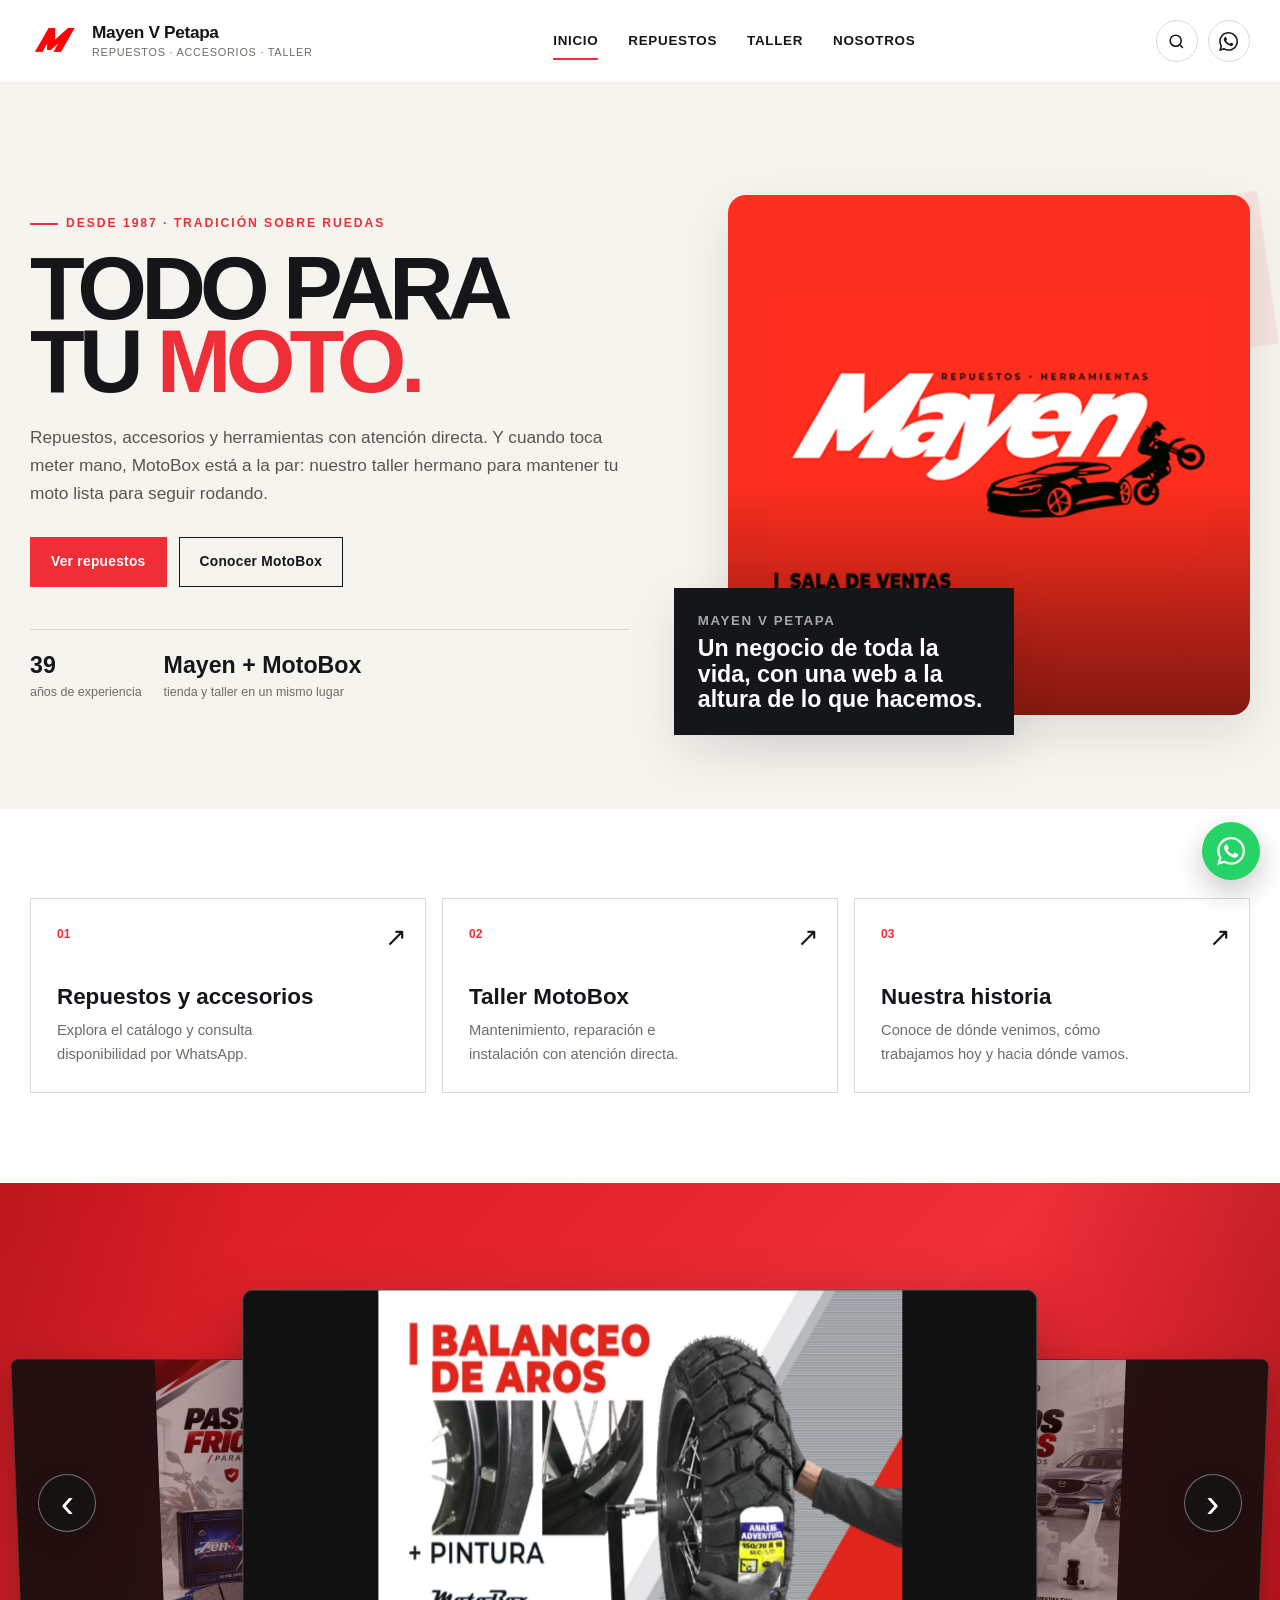
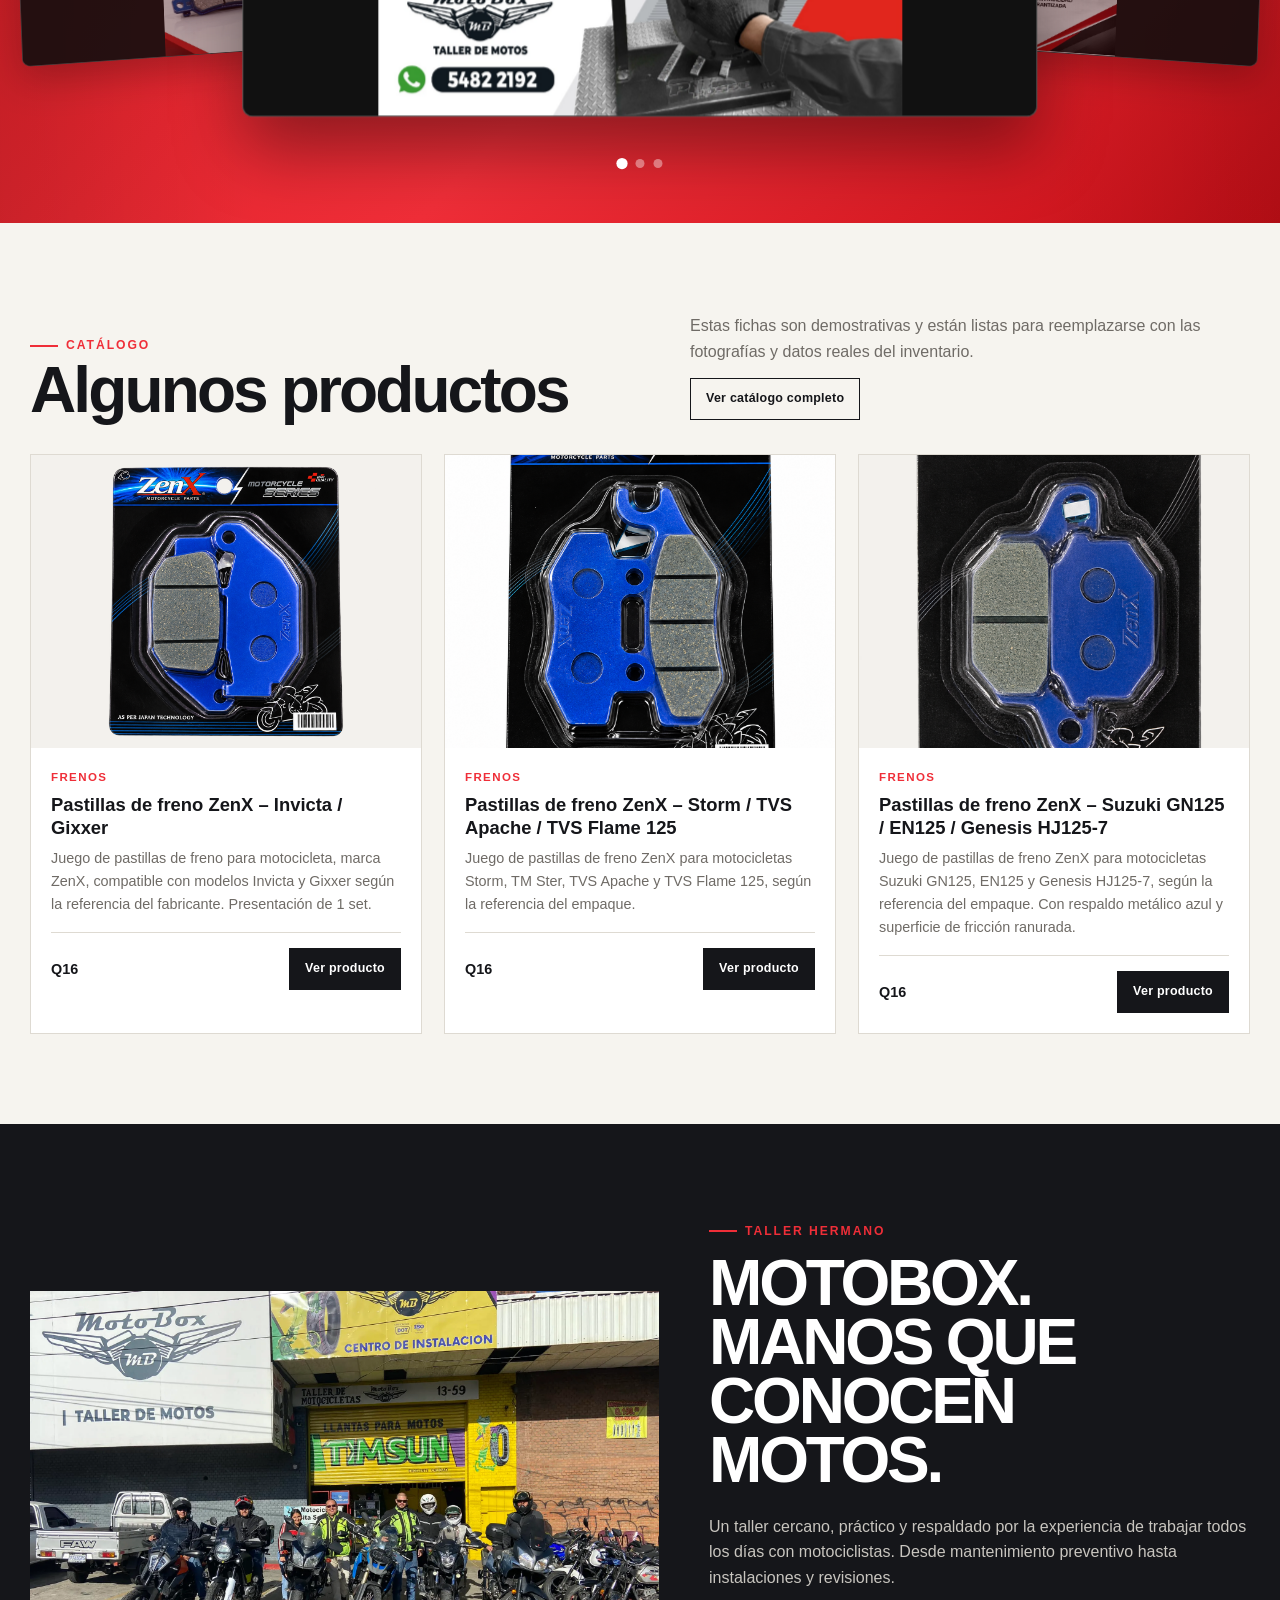
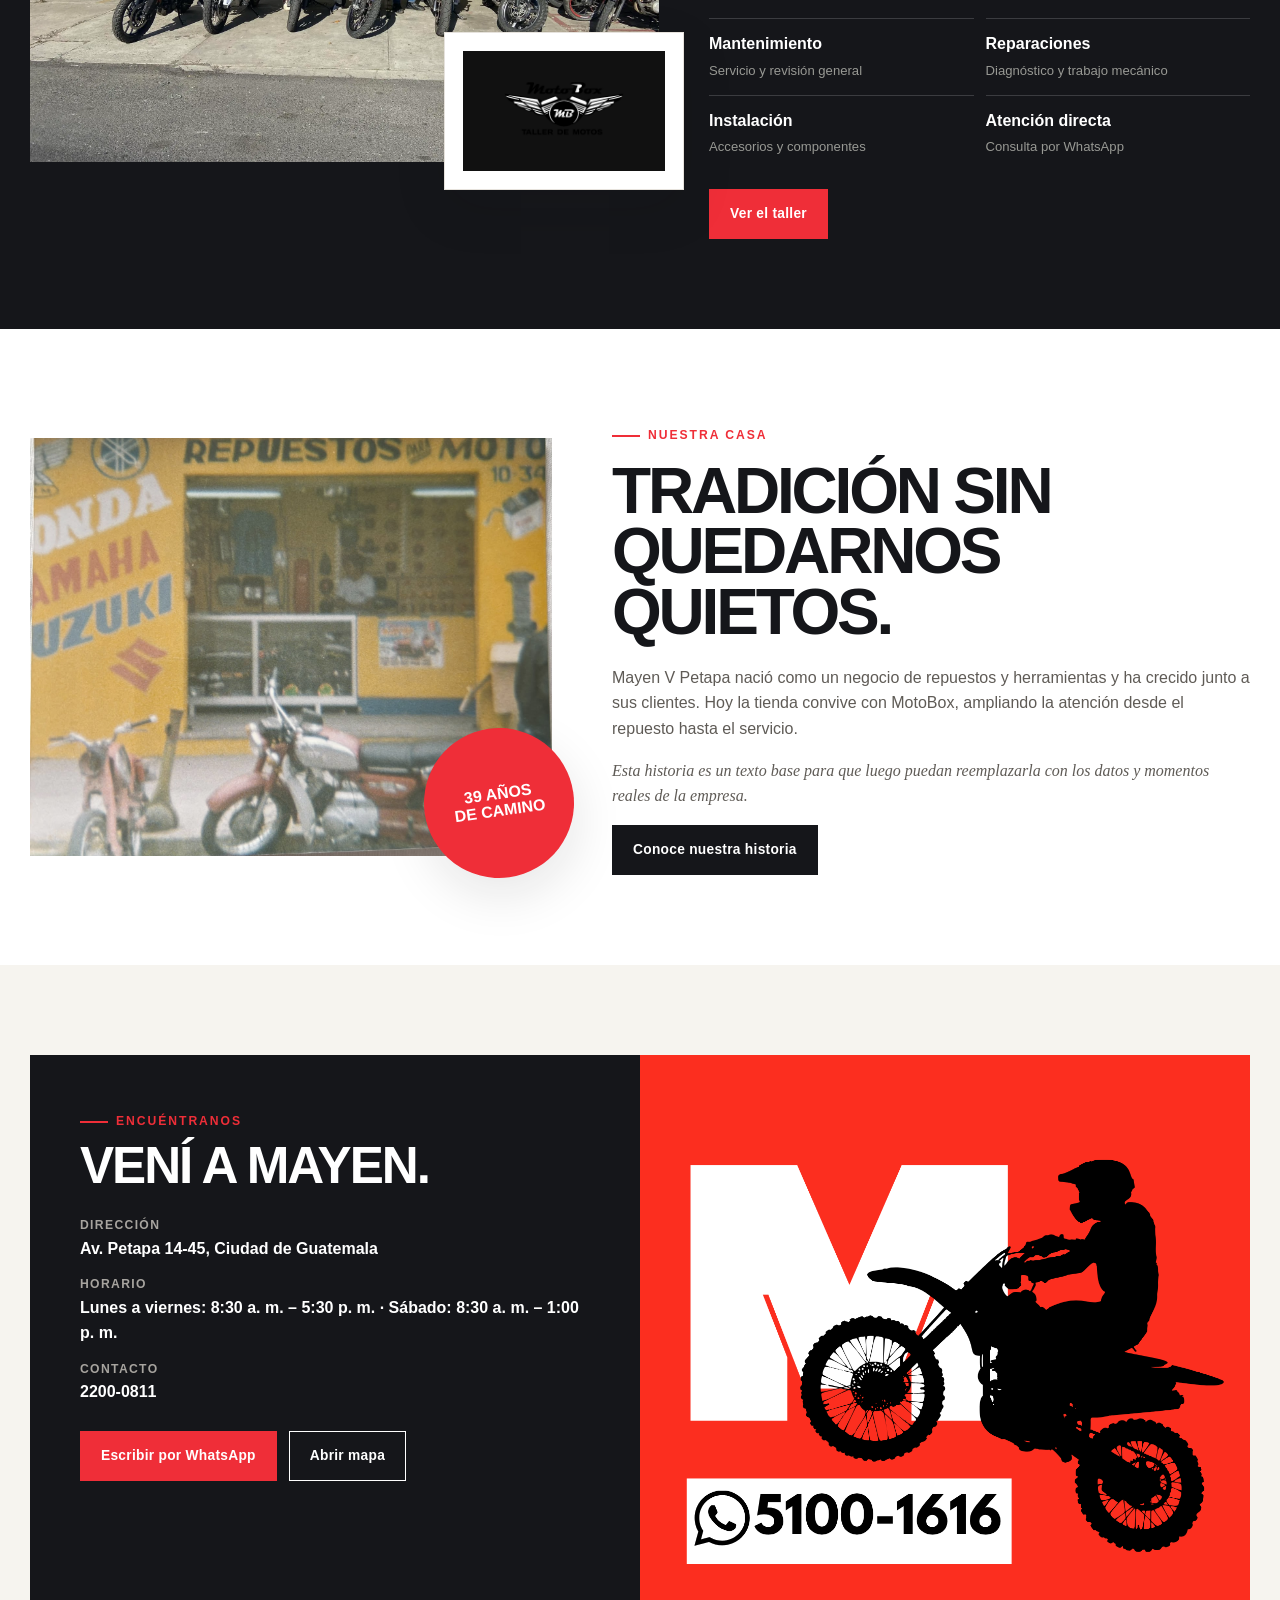
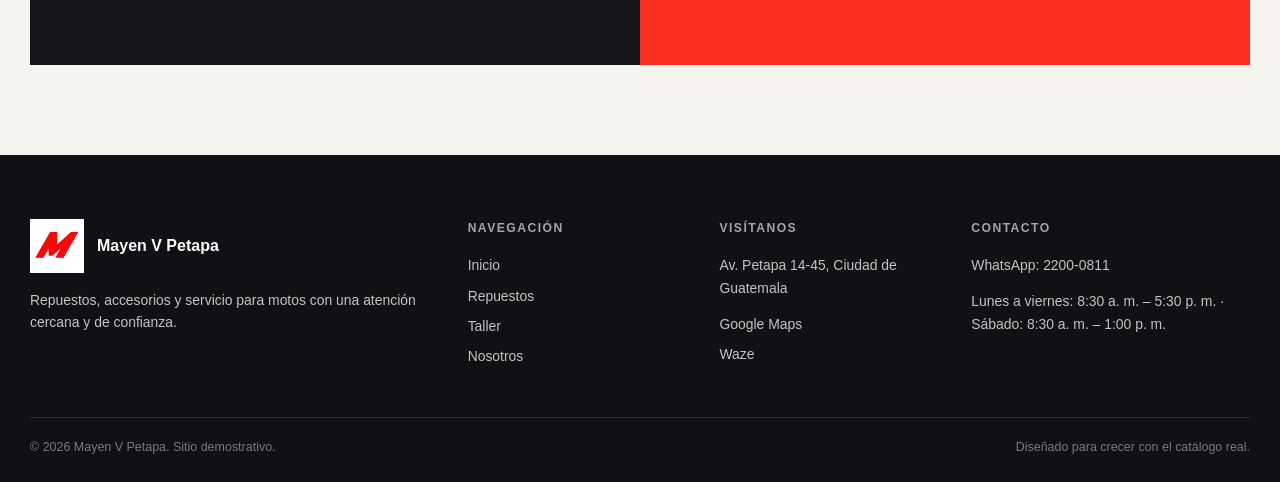
<file: index.html>
<!doctype html><html lang="es"><head><meta charset="utf-8"><meta name="viewport" content="width=device-width,initial-scale=1"><title>Mayen V Petapa | Repuestos, accesorios y taller</title><meta name="description" content="Mayen V Petapa - repuestos, accesorios y taller de motos."><meta name="theme-color" content="#ef2e38"><link rel="icon" href="assets/images/logo-mayen.webp"><link rel="stylesheet" href="css/styles.css"></head><body><header class="site-header">
  <div class="container header-inner">
    <a class="brand" href="index.html" aria-label="Mayen V Petapa - Inicio">
      <img src="assets/images/logo-mayen.webp" alt="Logo Mayen">
      <span class="brand-copy"><strong>Mayen V Petapa</strong><span>Repuestos · Accesorios · Taller</span></span>
    </a>
    <nav class="nav" aria-label="Navegación principal">
      <a href="index.html">Inicio</a><a href="repuestos.html">Repuestos</a><a href="taller.html">Taller</a><a href="nosotros.html">Nosotros</a>
    </nav>
    <div class="header-actions">
      <a class="icon-btn" href="repuestos.html" aria-label="Buscar productos"><svg viewBox="0 0 24 24" fill="none" stroke="currentColor" stroke-width="2"><circle cx="11" cy="11" r="7"/><path d="m20 20-3.5-3.5"/></svg></a>
      <a class="icon-btn" data-whatsapp-general target="_blank" rel="noopener" aria-label="WhatsApp"><svg viewBox="0 0 24 24" fill="currentColor" aria-hidden="true"><path d="M20.52 3.48A11.82 11.82 0 0 0 12.08 0C5.53 0 .2 5.33.2 11.88c0 2.1.55 4.15 1.6 5.95L.1 24l6.3-1.65a11.86 11.86 0 0 0 5.67 1.44h.01c6.55 0 11.88-5.33 11.88-11.88 0-3.17-1.22-6.16-3.44-8.43ZM12.08 21.8h-.01a9.86 9.86 0 0 1-5.02-1.37l-.36-.22-3.74.98 1-3.64-.24-.38a9.85 9.85 0 0 1-1.51-5.29c0-5.45 4.43-9.88 9.89-9.88a9.81 9.81 0 0 1 7 2.9 9.8 9.8 0 0 1 2.9 7c-.01 5.46-4.45 9.9-9.9 9.9Zm5.42-7.4c-.3-.15-1.76-.87-2.03-.97-.27-.1-.47-.15-.67.15-.2.3-.77.97-.94 1.17-.17.2-.35.22-.65.08-.3-.15-1.25-.46-2.38-1.47a8.91 8.91 0 0 1-1.65-2.05c-.17-.3-.02-.46.13-.6.13-.13.3-.35.45-.52.15-.17.2-.3.3-.5.1-.2.05-.37-.03-.52-.07-.15-.67-1.61-.92-2.2-.24-.58-.49-.5-.67-.51h-.57c-.2 0-.52.07-.8.37-.27.3-1.04 1.02-1.04 2.48s1.07 2.87 1.22 3.07c.15.2 2.1 3.2 5.08 4.49.71.3 1.26.49 1.7.63.71.23 1.36.2 1.87.12.57-.08 1.76-.72 2-1.41.25-.7.25-1.3.18-1.42-.08-.13-.28-.2-.58-.35Z"/></svg></a>
      <button class="menu-toggle" type="button" data-menu-toggle aria-expanded="false" aria-label="Abrir menú"><svg viewBox="0 0 24 24" fill="none" stroke="currentColor" stroke-width="2"><path d="M4 7h16M4 12h16M4 17h16"/></svg></button>
    </div>
    <div class="mobile-panel" data-mobile-panel>
      <a href="index.html">Inicio</a><a href="repuestos.html">Repuestos</a><a href="taller.html">Taller</a><a href="nosotros.html">Nosotros</a><a data-whatsapp-general target="_blank" rel="noopener">WhatsApp</a>
    </div>
  </div>
</header><main>
<section class="hero"><div class="container hero-grid">
  <div class="hero-copy"><span class="eyebrow">Desde 1987 · tradición sobre ruedas</span><h1>TODO PARA<br>TU <span class="red">MOTO.</span></h1><p>Repuestos, accesorios y herramientas con atención directa. Y cuando toca meter mano, MotoBox está a la par: nuestro taller hermano para mantener tu moto lista para seguir rodando.</p><div class="hero-actions"><a class="btn btn--red" href="repuestos.html">Ver repuestos</a><a class="btn btn--outline" href="taller.html">Conocer MotoBox</a></div><div class="hero-trust"><div><strong>39</strong><span>años de experiencia</span></div><div><strong>Mayen + MotoBox</strong><span>tienda y taller en un mismo lugar</span></div></div></div>
  <div class="hero-media"><div class="hero-mark">M</div><div class="hero-photo"><img src="assets/images/inicio.png" alt="Mayen V Petapa"></div><div class="hero-card"><small>Mayen V Petapa</small><strong>Un negocio de toda la vida, con una web a la altura de lo que hacemos.</strong></div></div>
</div></section>
<section class="section"><div class="container"><div class="quick-grid">
<a class="quick-card" href="repuestos.html"><span class="num">01</span><span class="arrow">↗</span><div><h3>Repuestos y accesorios</h3><p>Explora el catálogo y consulta disponibilidad por WhatsApp.</p></div></a>
<a class="quick-card" href="taller.html"><span class="num">02</span><span class="arrow">↗</span><div><h3>Taller MotoBox</h3><p>Mantenimiento, reparación e instalación con atención directa.</p></div></a>
<a class="quick-card" href="nosotros.html"><span class="num">03</span><span class="arrow">↗</span><div><h3>Nuestra historia</h3><p>Conoce de dónde venimos, cómo trabajamos hoy y hacia dónde vamos.</p></div></a>
</div></div></section>
<section class="media-band" data-news-section hidden aria-label="Novedades de Mayen"><div class="media-carousel"><button class="media-arrow prev" type="button" data-news-prev aria-label="Anterior">‹</button><div class="media-stage" data-news-track></div><button class="media-arrow next" type="button" data-news-next aria-label="Siguiente">›</button><div class="media-dots" data-news-dots></div></div></section>
<section class="section section--soft"><div class="container"><div class="section-head"><div><span class="eyebrow">Catálogo</span><h2>Algunos productos</h2></div><div><p>Estas fichas son demostrativas y están listas para reemplazarse con las fotografías y datos reales del inventario.</p><a class="btn btn--outline btn--small" href="repuestos.html" style="margin-top:14px">Ver catálogo completo</a></div></div><div class="product-grid" data-featured-products></div></div></section>
<section class="section section--dark"><div class="container motobox-grid"><div class="motobox-photo"><img src="assets/images/taller-motobox.webp" alt="Clientes y motocicletas frente a MotoBox"><div class="motobox-logo-card"><img src="assets/images/logo-motobox.webp" alt="MotoBox Taller de Motos"></div></div><div class="motobox-copy"><span class="eyebrow">Taller hermano</span><h2>MOTOBOX.<br>MANOS QUE CONOCEN MOTOS.</h2><p>Un taller cercano, práctico y respaldado por la experiencia de trabajar todos los días con motociclistas. Desde mantenimiento preventivo hasta instalaciones y revisiones.</p><div class="service-mini"><div><strong>Mantenimiento</strong><span>Servicio y revisión general</span></div><div><strong>Reparaciones</strong><span>Diagnóstico y trabajo mecánico</span></div><div><strong>Instalación</strong><span>Accesorios y componentes</span></div><div><strong>Atención directa</strong><span>Consulta por WhatsApp</span></div></div><a class="btn btn--red" href="taller.html">Ver el taller</a></div></div></section>
<section class="section"><div class="container story-grid"><div class="story-photo"><img src="assets/images/old.jpg" alt="Fotografía histórica de Mayen V Petapa"><div class="story-stamp">39 AÑOS<br>DE CAMINO</div></div><div class="story-copy"><span class="eyebrow">Nuestra casa</span><h2>TRADICIÓN SIN QUEDARNOS QUIETOS.</h2><p>Mayen V Petapa nació como un negocio de repuestos y herramientas y ha crecido junto a sus clientes. Hoy la tienda convive con MotoBox, ampliando la atención desde el repuesto hasta el servicio.</p><p class="kicker">Esta historia es un texto base para que luego puedan reemplazarla con los datos y momentos reales de la empresa.</p><a class="btn btn--dark" href="nosotros.html">Conoce nuestra historia</a></div></div></section>
<section class="section section--soft"><div class="container"><div class="visit-card"><div class="visit-copy"><span class="eyebrow">Encuéntranos</span><h2>VENÍ A MAYEN.</h2><div class="visit-details"><div><span>Dirección</span><strong data-business-address></strong></div><div><span>Horario</span><strong data-business-hours></strong></div><div><span>Contacto</span><strong data-business-phone></strong></div></div><div class="hero-actions"><a class="btn btn--red" data-whatsapp-general target="_blank" rel="noopener">Escribir por WhatsApp</a><a class="btn btn--outline-light" data-maps-link target="_blank" rel="noopener">Abrir mapa</a></div></div><div class="visit-photo"><img src="assets/images/visita.png" alt="Mayen V Petapa - repuestos, accesorios y contacto"></div></div></div></section>
</main><footer class="site-footer">
  <div class="container">
    <div class="footer-grid">
      <div><div class="footer-brand"><img src="assets/images/logo-mayen.webp" alt="Mayen"><strong>Mayen V Petapa</strong></div><p>Repuestos, accesorios y servicio para motos con una atención cercana y de confianza.</p></div>
      <div><h4>Navegación</h4><a href="index.html">Inicio</a><a href="repuestos.html">Repuestos</a><a href="taller.html">Taller</a><a href="nosotros.html">Nosotros</a></div>
      <div><h4>Visítanos</h4><p data-business-address></p><a data-maps-link target="_blank" rel="noopener">Google Maps</a><a data-waze-link target="_blank" rel="noopener">Waze</a></div>
      <div><h4>Contacto</h4><a data-whatsapp-general target="_blank" rel="noopener">WhatsApp: <span data-business-phone></span></a><p data-business-hours></p></div>
    </div>
    <div class="footer-bottom"><span>© 2026 Mayen V Petapa. Sitio demostrativo.</span><span>Diseñado para crecer con el catálogo real.</span></div>
  </div>
</footer>
<a class="whatsapp-float" data-whatsapp-general target="_blank" rel="noopener" aria-label="Abrir WhatsApp"><svg viewBox="0 0 24 24" fill="currentColor" aria-hidden="true"><path d="M20.52 3.48A11.82 11.82 0 0 0 12.08 0C5.53 0 .2 5.33.2 11.88c0 2.1.55 4.15 1.6 5.95L.1 24l6.3-1.65a11.86 11.86 0 0 0 5.67 1.44h.01c6.55 0 11.88-5.33 11.88-11.88 0-3.17-1.22-6.16-3.44-8.43ZM12.08 21.8h-.01a9.86 9.86 0 0 1-5.02-1.37l-.36-.22-3.74.98 1-3.64-.24-.38a9.85 9.85 0 0 1-1.51-5.29c0-5.45 4.43-9.88 9.89-9.88a9.81 9.81 0 0 1 7 2.9 9.8 9.8 0 0 1 2.9 7c-.01 5.46-4.45 9.9-9.9 9.9Zm5.42-7.4c-.3-.15-1.76-.87-2.03-.97-.27-.1-.47-.15-.67.15-.2.3-.77.97-.94 1.17-.17.2-.35.22-.65.08-.3-.15-1.25-.46-2.38-1.47a8.91 8.91 0 0 1-1.65-2.05c-.17-.3-.02-.46.13-.6.13-.13.3-.35.45-.52.15-.17.2-.3.3-.5.1-.2.05-.37-.03-.52-.07-.15-.67-1.61-.92-2.2-.24-.58-.49-.5-.67-.51h-.57c-.2 0-.52.07-.8.37-.27.3-1.04 1.02-1.04 2.48s1.07 2.87 1.22 3.07c.15.2 2.1 3.2 5.08 4.49.71.3 1.26.49 1.7.63.71.23 1.36.2 1.87.12.57-.08 1.76-.72 2-1.41.25-.7.25-1.3.18-1.42-.08-.13-.28-.2-.58-.35Z"/></svg></a><script src="js/config.js"></script><script src="js/products.js"></script><script src="js/news.js"></script><script src="js/main.js"></script></body></html>
</file>
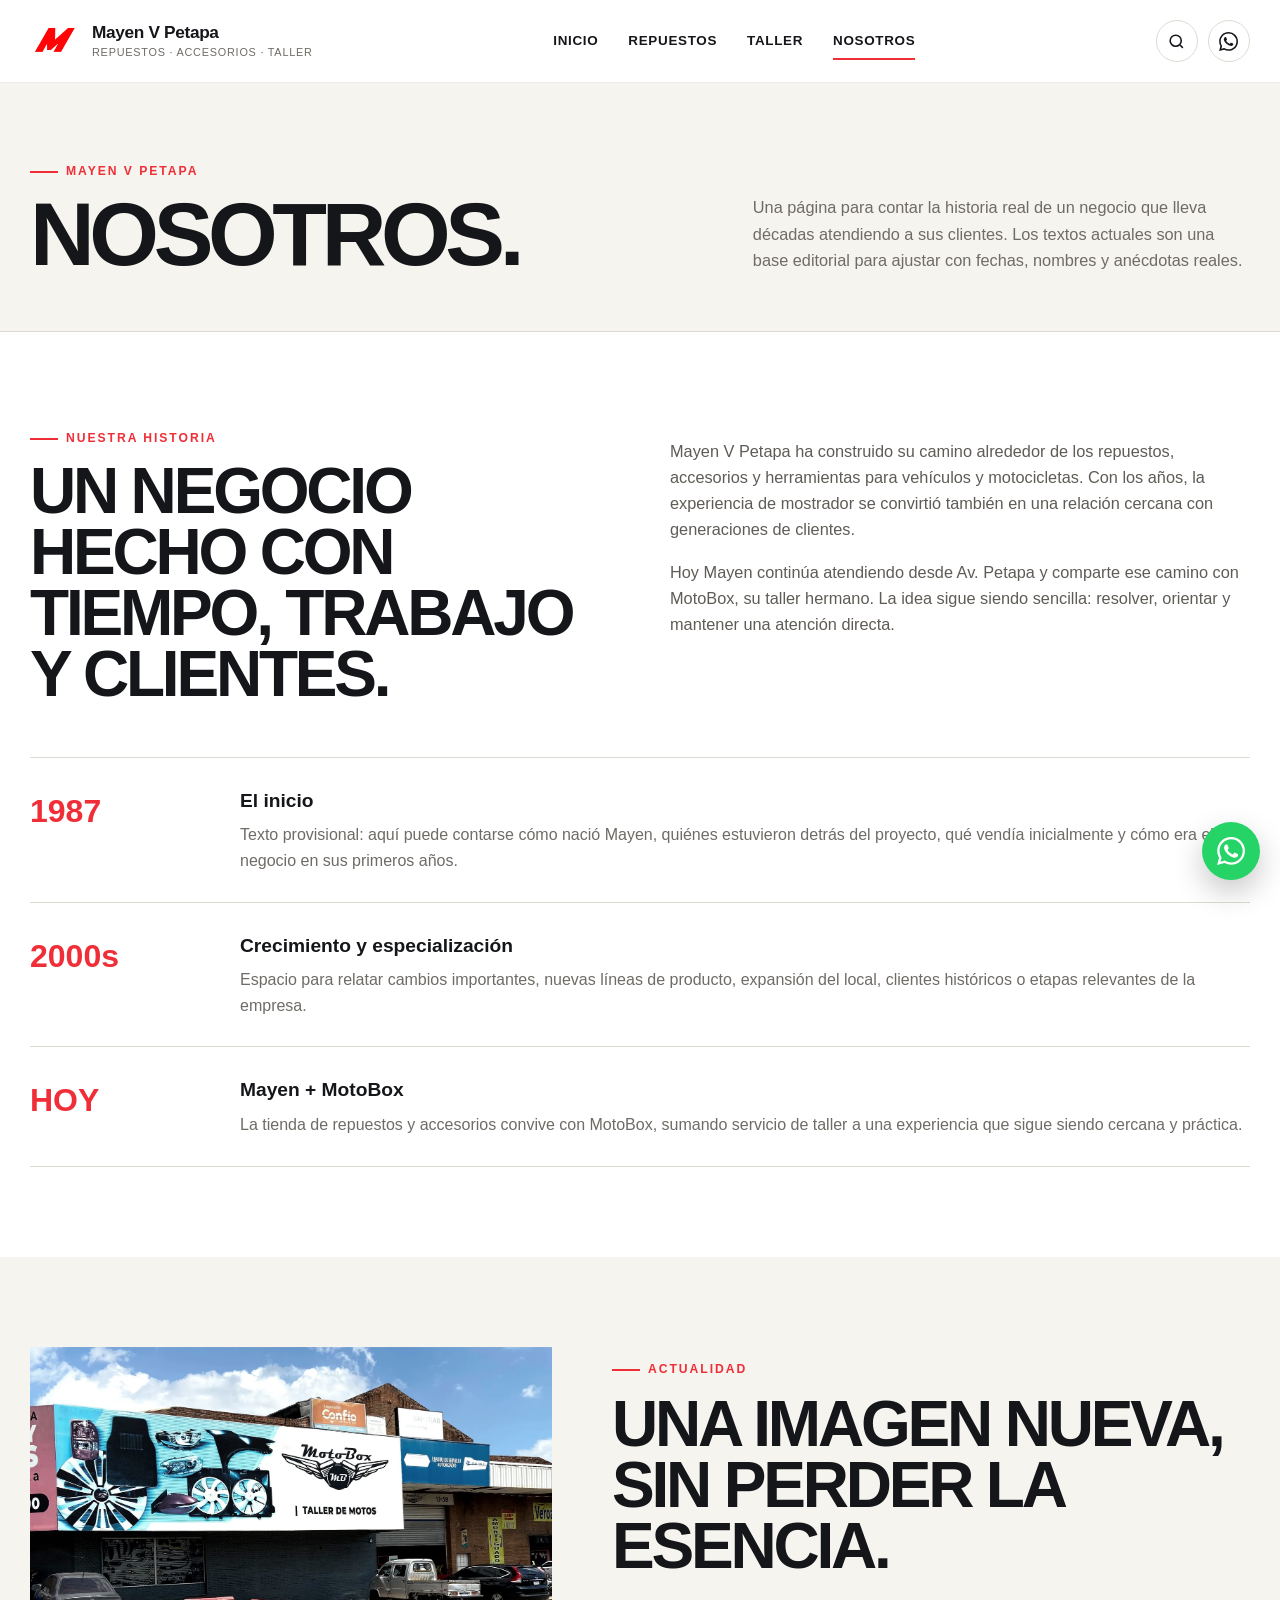
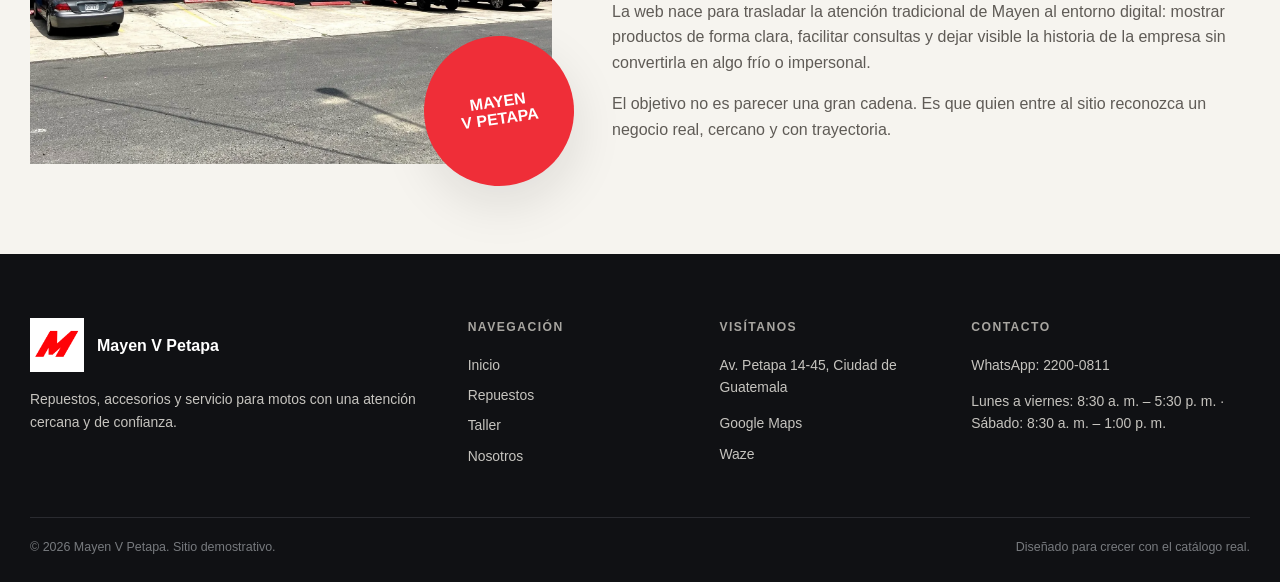
<file: nosotros.html>
<!doctype html><html lang="es"><head><meta charset="utf-8"><meta name="viewport" content="width=device-width,initial-scale=1"><title>Nosotros | Mayen V Petapa</title><meta name="description" content="Mayen V Petapa - repuestos, accesorios y taller de motos."><meta name="theme-color" content="#ef2e38"><link rel="icon" href="assets/images/logo-mayen.webp"><link rel="stylesheet" href="css/styles.css"></head><body><header class="site-header">
  <div class="container header-inner">
    <a class="brand" href="index.html" aria-label="Mayen V Petapa - Inicio">
      <img src="assets/images/logo-mayen.webp" alt="Logo Mayen">
      <span class="brand-copy"><strong>Mayen V Petapa</strong><span>Repuestos · Accesorios · Taller</span></span>
    </a>
    <nav class="nav" aria-label="Navegación principal">
      <a href="index.html">Inicio</a><a href="repuestos.html">Repuestos</a><a href="taller.html">Taller</a><a href="nosotros.html">Nosotros</a>
    </nav>
    <div class="header-actions">
      <a class="icon-btn" href="repuestos.html" aria-label="Buscar productos"><svg viewBox="0 0 24 24" fill="none" stroke="currentColor" stroke-width="2"><circle cx="11" cy="11" r="7"/><path d="m20 20-3.5-3.5"/></svg></a>
      <a class="icon-btn" data-whatsapp-general target="_blank" rel="noopener" aria-label="WhatsApp"><svg viewBox="0 0 24 24" fill="currentColor" aria-hidden="true"><path d="M20.52 3.48A11.82 11.82 0 0 0 12.08 0C5.53 0 .2 5.33.2 11.88c0 2.1.55 4.15 1.6 5.95L.1 24l6.3-1.65a11.86 11.86 0 0 0 5.67 1.44h.01c6.55 0 11.88-5.33 11.88-11.88 0-3.17-1.22-6.16-3.44-8.43ZM12.08 21.8h-.01a9.86 9.86 0 0 1-5.02-1.37l-.36-.22-3.74.98 1-3.64-.24-.38a9.85 9.85 0 0 1-1.51-5.29c0-5.45 4.43-9.88 9.89-9.88a9.81 9.81 0 0 1 7 2.9 9.8 9.8 0 0 1 2.9 7c-.01 5.46-4.45 9.9-9.9 9.9Zm5.42-7.4c-.3-.15-1.76-.87-2.03-.97-.27-.1-.47-.15-.67.15-.2.3-.77.97-.94 1.17-.17.2-.35.22-.65.08-.3-.15-1.25-.46-2.38-1.47a8.91 8.91 0 0 1-1.65-2.05c-.17-.3-.02-.46.13-.6.13-.13.3-.35.45-.52.15-.17.2-.3.3-.5.1-.2.05-.37-.03-.52-.07-.15-.67-1.61-.92-2.2-.24-.58-.49-.5-.67-.51h-.57c-.2 0-.52.07-.8.37-.27.3-1.04 1.02-1.04 2.48s1.07 2.87 1.22 3.07c.15.2 2.1 3.2 5.08 4.49.71.3 1.26.49 1.7.63.71.23 1.36.2 1.87.12.57-.08 1.76-.72 2-1.41.25-.7.25-1.3.18-1.42-.08-.13-.28-.2-.58-.35Z"/></svg></a>
      <button class="menu-toggle" type="button" data-menu-toggle aria-expanded="false" aria-label="Abrir menú"><svg viewBox="0 0 24 24" fill="none" stroke="currentColor" stroke-width="2"><path d="M4 7h16M4 12h16M4 17h16"/></svg></button>
    </div>
    <div class="mobile-panel" data-mobile-panel>
      <a href="index.html">Inicio</a><a href="repuestos.html">Repuestos</a><a href="taller.html">Taller</a><a href="nosotros.html">Nosotros</a><a data-whatsapp-general target="_blank" rel="noopener">WhatsApp</a>
    </div>
  </div>
</header><main><section class="inner-hero"><div class="container"><div><span class="eyebrow">Mayen V Petapa</span><h1>NOSOTROS.</h1></div><p>Una página para contar la historia real de un negocio que lleva décadas atendiendo a sus clientes. Los textos actuales son una base editorial para ajustar con fechas, nombres y anécdotas reales.</p></div></section><section class="section"><div class="container"><div class="about-lead"><div><span class="eyebrow">Nuestra historia</span><h2>UN NEGOCIO HECHO CON TIEMPO, TRABAJO Y CLIENTES.</h2></div><div><p>Mayen V Petapa ha construido su camino alrededor de los repuestos, accesorios y herramientas para vehículos y motocicletas. Con los años, la experiencia de mostrador se convirtió también en una relación cercana con generaciones de clientes.</p><p>Hoy Mayen continúa atendiendo desde Av. Petapa y comparte ese camino con MotoBox, su taller hermano. La idea sigue siendo sencilla: resolver, orientar y mantener una atención directa.</p></div></div><div class="timeline"><div class="timeline-item"><div class="year">1987</div><div><h3>El inicio</h3><p>Texto provisional: aquí puede contarse cómo nació Mayen, quiénes estuvieron detrás del proyecto, qué vendía inicialmente y cómo era el negocio en sus primeros años.</p></div></div><div class="timeline-item"><div class="year">2000s</div><div><h3>Crecimiento y especialización</h3><p>Espacio para relatar cambios importantes, nuevas líneas de producto, expansión del local, clientes históricos o etapas relevantes de la empresa.</p></div></div><div class="timeline-item"><div class="year">HOY</div><div><h3>Mayen + MotoBox</h3><p>La tienda de repuestos y accesorios convive con MotoBox, sumando servicio de taller a una experiencia que sigue siendo cercana y práctica.</p></div></div></div></div></section><section class="section section--soft"><div class="container story-grid"><div class="story-photo"><img src="assets/images/local-mayen.webp" alt="Fachada de Mayen V Petapa"><div class="story-stamp">MAYEN<br>V PETAPA</div></div><div class="story-copy"><span class="eyebrow">Actualidad</span><h2>UNA IMAGEN NUEVA, SIN PERDER LA ESENCIA.</h2><p>La web nace para trasladar la atención tradicional de Mayen al entorno digital: mostrar productos de forma clara, facilitar consultas y dejar visible la historia de la empresa sin convertirla en algo frío o impersonal.</p><p>El objetivo no es parecer una gran cadena. Es que quien entre al sitio reconozca un negocio real, cercano y con trayectoria.</p></div></div></section></main><footer class="site-footer">
  <div class="container">
    <div class="footer-grid">
      <div><div class="footer-brand"><img src="assets/images/logo-mayen.webp" alt="Mayen"><strong>Mayen V Petapa</strong></div><p>Repuestos, accesorios y servicio para motos con una atención cercana y de confianza.</p></div>
      <div><h4>Navegación</h4><a href="index.html">Inicio</a><a href="repuestos.html">Repuestos</a><a href="taller.html">Taller</a><a href="nosotros.html">Nosotros</a></div>
      <div><h4>Visítanos</h4><p data-business-address></p><a data-maps-link target="_blank" rel="noopener">Google Maps</a><a data-waze-link target="_blank" rel="noopener">Waze</a></div>
      <div><h4>Contacto</h4><a data-whatsapp-general target="_blank" rel="noopener">WhatsApp: <span data-business-phone></span></a><p data-business-hours></p></div>
    </div>
    <div class="footer-bottom"><span>© 2026 Mayen V Petapa. Sitio demostrativo.</span><span>Diseñado para crecer con el catálogo real.</span></div>
  </div>
</footer>
<a class="whatsapp-float" data-whatsapp-general target="_blank" rel="noopener" aria-label="Abrir WhatsApp"><svg viewBox="0 0 24 24" fill="currentColor" aria-hidden="true"><path d="M20.52 3.48A11.82 11.82 0 0 0 12.08 0C5.53 0 .2 5.33.2 11.88c0 2.1.55 4.15 1.6 5.95L.1 24l6.3-1.65a11.86 11.86 0 0 0 5.67 1.44h.01c6.55 0 11.88-5.33 11.88-11.88 0-3.17-1.22-6.16-3.44-8.43ZM12.08 21.8h-.01a9.86 9.86 0 0 1-5.02-1.37l-.36-.22-3.74.98 1-3.64-.24-.38a9.85 9.85 0 0 1-1.51-5.29c0-5.45 4.43-9.88 9.89-9.88a9.81 9.81 0 0 1 7 2.9 9.8 9.8 0 0 1 2.9 7c-.01 5.46-4.45 9.9-9.9 9.9Zm5.42-7.4c-.3-.15-1.76-.87-2.03-.97-.27-.1-.47-.15-.67.15-.2.3-.77.97-.94 1.17-.17.2-.35.22-.65.08-.3-.15-1.25-.46-2.38-1.47a8.91 8.91 0 0 1-1.65-2.05c-.17-.3-.02-.46.13-.6.13-.13.3-.35.45-.52.15-.17.2-.3.3-.5.1-.2.05-.37-.03-.52-.07-.15-.67-1.61-.92-2.2-.24-.58-.49-.5-.67-.51h-.57c-.2 0-.52.07-.8.37-.27.3-1.04 1.02-1.04 2.48s1.07 2.87 1.22 3.07c.15.2 2.1 3.2 5.08 4.49.71.3 1.26.49 1.7.63.71.23 1.36.2 1.87.12.57-.08 1.76-.72 2-1.41.25-.7.25-1.3.18-1.42-.08-.13-.28-.2-.58-.35Z"/></svg></a><script src="js/config.js"></script><script src="js/products.js"></script><script src="js/main.js"></script></body></html>
</file>
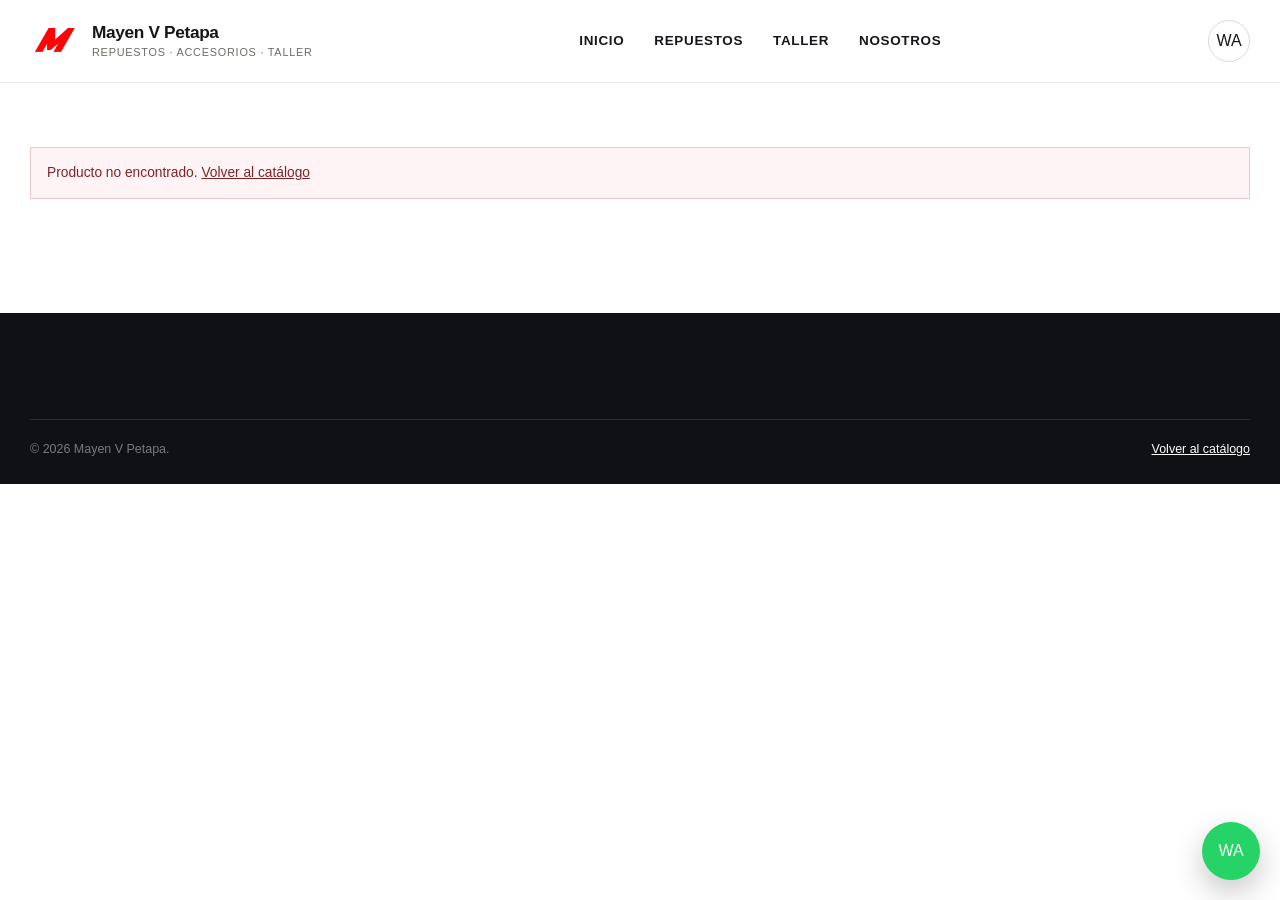
<file: producto.html>
<!doctype html><html lang="es"><head><meta charset="utf-8"><meta name="viewport" content="width=device-width,initial-scale=1"><title>Producto | Mayen V Petapa</title><link rel="icon" href="assets/images/logo-mayen.webp"><link rel="stylesheet" href="css/styles.css"></head><body>
<header class="site-header"><div class="container header-inner"><a class="brand" href="index.html"><img src="assets/images/logo-mayen.webp" alt="Mayen"><span class="brand-copy"><strong>Mayen V Petapa</strong><span>Repuestos · Accesorios · Taller</span></span></a><nav class="nav"><a href="index.html">Inicio</a><a href="repuestos.html">Repuestos</a><a href="taller.html">Taller</a><a href="nosotros.html">Nosotros</a></nav><div class="header-actions"><a class="icon-btn" data-whatsapp-general target="_blank" aria-label="WhatsApp">WA</a><button class="menu-toggle" type="button" data-menu-toggle>☰</button></div><div class="mobile-panel" data-mobile-panel><a href="index.html">Inicio</a><a href="repuestos.html">Repuestos</a><a href="taller.html">Taller</a><a href="nosotros.html">Nosotros</a></div></div></header>
<main><section class="product-detail"><div class="container"><div data-product-dynamic></div></div></section></main>
<footer class="site-footer"><div class="container"><div class="footer-bottom"><span>© 2026 Mayen V Petapa.</span><a href="repuestos.html" style="color:#fff">Volver al catálogo</a></div></div></footer>
<a class="whatsapp-float" data-whatsapp-general target="_blank" aria-label="WhatsApp">WA</a><script src="js/config.js"></script><script src="js/products.js"></script><script src="js/main.js"></script></body></html>
</file>
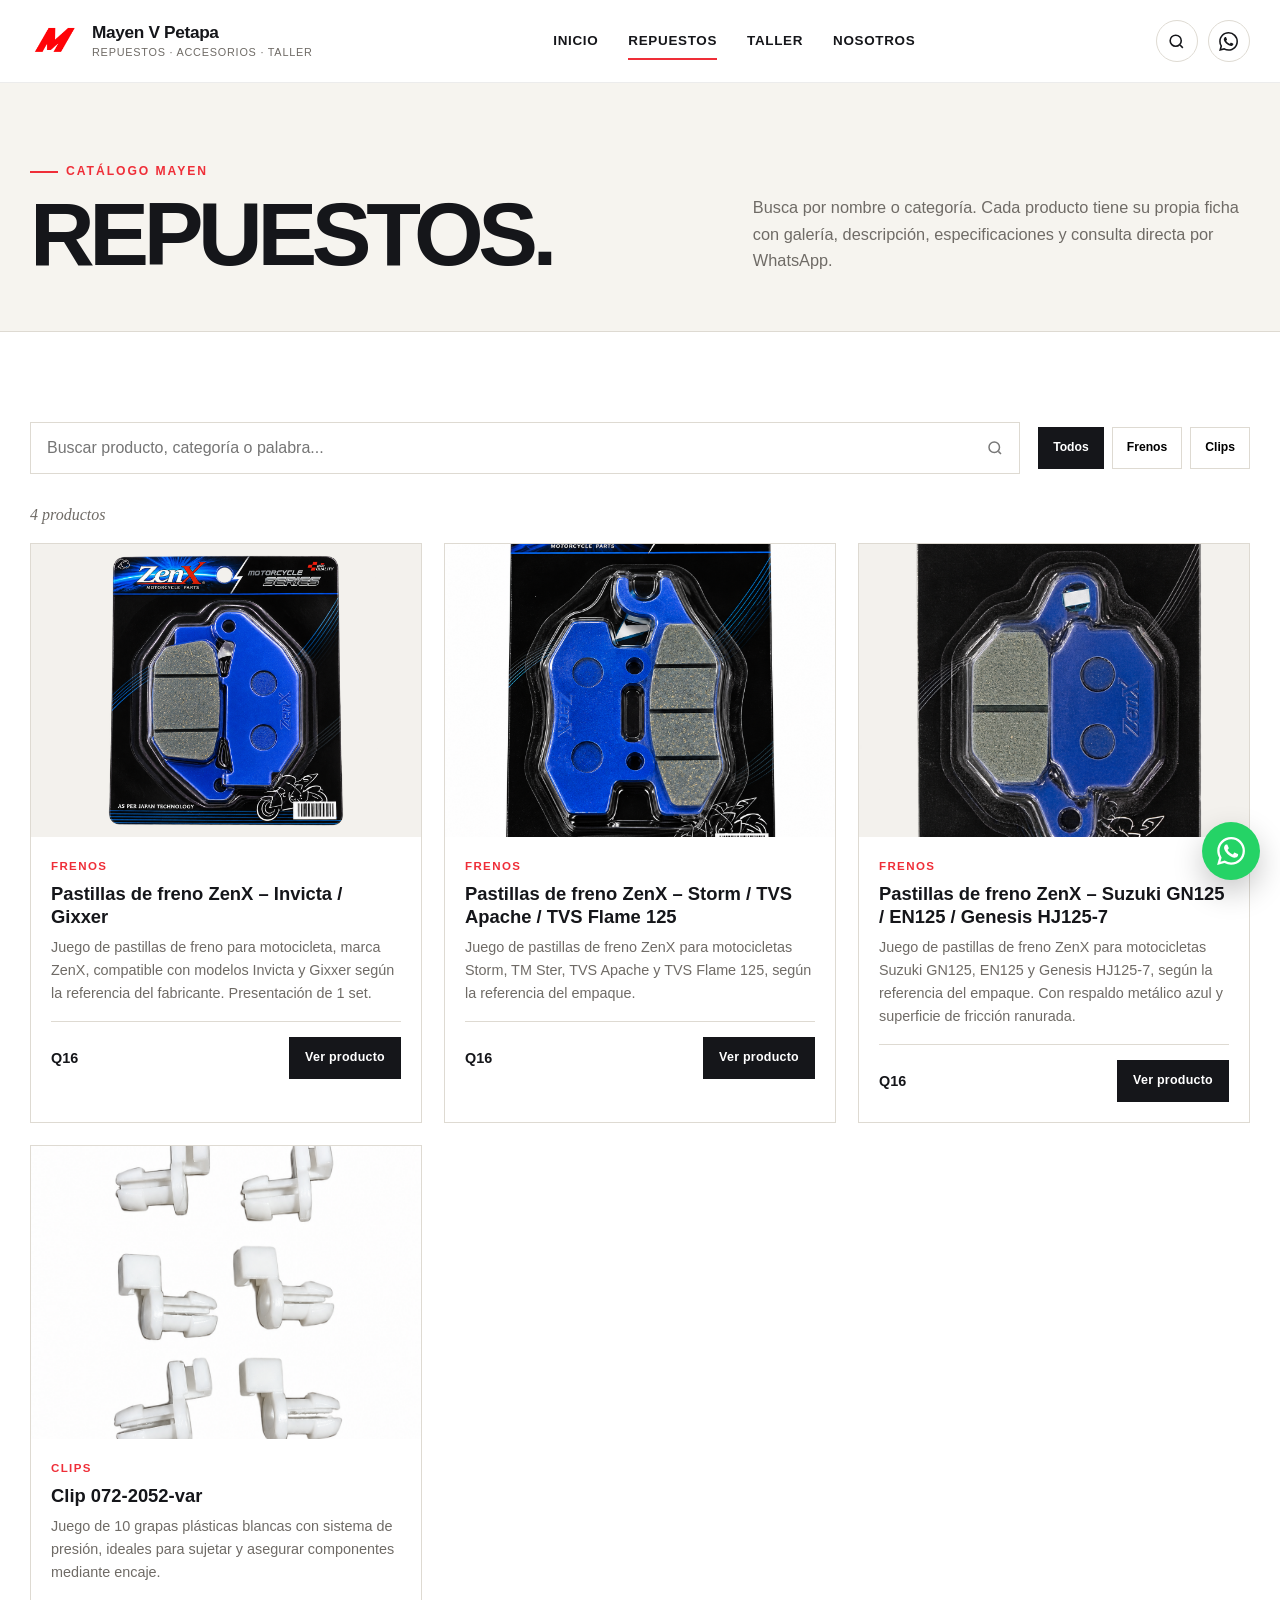
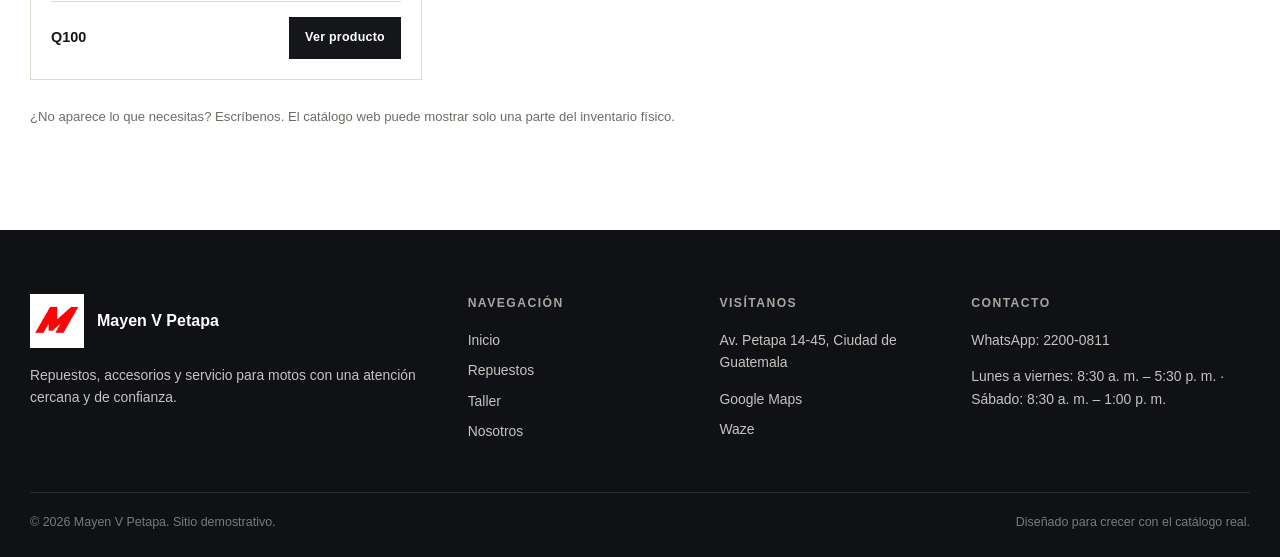
<file: repuestos.html>
<!doctype html><html lang="es"><head><meta charset="utf-8"><meta name="viewport" content="width=device-width,initial-scale=1"><title>Repuestos | Mayen V Petapa</title><meta name="description" content="Mayen V Petapa - repuestos, accesorios y taller de motos."><meta name="theme-color" content="#ef2e38"><link rel="icon" href="assets/images/logo-mayen.webp"><link rel="stylesheet" href="css/styles.css"></head><body><header class="site-header">
  <div class="container header-inner">
    <a class="brand" href="index.html" aria-label="Mayen V Petapa - Inicio">
      <img src="assets/images/logo-mayen.webp" alt="Logo Mayen">
      <span class="brand-copy"><strong>Mayen V Petapa</strong><span>Repuestos · Accesorios · Taller</span></span>
    </a>
    <nav class="nav" aria-label="Navegación principal">
      <a href="index.html">Inicio</a><a href="repuestos.html">Repuestos</a><a href="taller.html">Taller</a><a href="nosotros.html">Nosotros</a>
    </nav>
    <div class="header-actions">
      <a class="icon-btn" href="repuestos.html" aria-label="Buscar productos"><svg viewBox="0 0 24 24" fill="none" stroke="currentColor" stroke-width="2"><circle cx="11" cy="11" r="7"/><path d="m20 20-3.5-3.5"/></svg></a>
      <a class="icon-btn" data-whatsapp-general target="_blank" rel="noopener" aria-label="WhatsApp"><svg viewBox="0 0 24 24" fill="currentColor" aria-hidden="true"><path d="M20.52 3.48A11.82 11.82 0 0 0 12.08 0C5.53 0 .2 5.33.2 11.88c0 2.1.55 4.15 1.6 5.95L.1 24l6.3-1.65a11.86 11.86 0 0 0 5.67 1.44h.01c6.55 0 11.88-5.33 11.88-11.88 0-3.17-1.22-6.16-3.44-8.43ZM12.08 21.8h-.01a9.86 9.86 0 0 1-5.02-1.37l-.36-.22-3.74.98 1-3.64-.24-.38a9.85 9.85 0 0 1-1.51-5.29c0-5.45 4.43-9.88 9.89-9.88a9.81 9.81 0 0 1 7 2.9 9.8 9.8 0 0 1 2.9 7c-.01 5.46-4.45 9.9-9.9 9.9Zm5.42-7.4c-.3-.15-1.76-.87-2.03-.97-.27-.1-.47-.15-.67.15-.2.3-.77.97-.94 1.17-.17.2-.35.22-.65.08-.3-.15-1.25-.46-2.38-1.47a8.91 8.91 0 0 1-1.65-2.05c-.17-.3-.02-.46.13-.6.13-.13.3-.35.45-.52.15-.17.2-.3.3-.5.1-.2.05-.37-.03-.52-.07-.15-.67-1.61-.92-2.2-.24-.58-.49-.5-.67-.51h-.57c-.2 0-.52.07-.8.37-.27.3-1.04 1.02-1.04 2.48s1.07 2.87 1.22 3.07c.15.2 2.1 3.2 5.08 4.49.71.3 1.26.49 1.7.63.71.23 1.36.2 1.87.12.57-.08 1.76-.72 2-1.41.25-.7.25-1.3.18-1.42-.08-.13-.28-.2-.58-.35Z"/></svg></a>
      <button class="menu-toggle" type="button" data-menu-toggle aria-expanded="false" aria-label="Abrir menú"><svg viewBox="0 0 24 24" fill="none" stroke="currentColor" stroke-width="2"><path d="M4 7h16M4 12h16M4 17h16"/></svg></button>
    </div>
    <div class="mobile-panel" data-mobile-panel>
      <a href="index.html">Inicio</a><a href="repuestos.html">Repuestos</a><a href="taller.html">Taller</a><a href="nosotros.html">Nosotros</a><a data-whatsapp-general target="_blank" rel="noopener">WhatsApp</a>
    </div>
  </div>
</header><main><section class="inner-hero"><div class="container"><div><span class="eyebrow">Catálogo Mayen</span><h1>REPUESTOS.</h1></div><p>Busca por nombre o categoría. Cada producto tiene su propia ficha con galería, descripción, especificaciones y consulta directa por WhatsApp.</p></div></section><section class="section"><div class="container"><div class="catalog-toolbar"><div class="search-wrap"><input data-product-search type="search" placeholder="Buscar producto, categoría o palabra..."><span><svg viewBox="0 0 24 24" fill="none" stroke="currentColor" stroke-width="2"><circle cx="11" cy="11" r="7"/><path d="m20 20-3.5-3.5"/></svg></span></div><div class="filters" data-category-filters></div></div><p data-product-count class="kicker"></p><div class="product-grid" data-product-grid></div><p class="catalog-note">¿No aparece lo que necesitas? Escríbenos. El catálogo web puede mostrar solo una parte del inventario físico.</p></div></section></main><footer class="site-footer">
  <div class="container">
    <div class="footer-grid">
      <div><div class="footer-brand"><img src="assets/images/logo-mayen.webp" alt="Mayen"><strong>Mayen V Petapa</strong></div><p>Repuestos, accesorios y servicio para motos con una atención cercana y de confianza.</p></div>
      <div><h4>Navegación</h4><a href="index.html">Inicio</a><a href="repuestos.html">Repuestos</a><a href="taller.html">Taller</a><a href="nosotros.html">Nosotros</a></div>
      <div><h4>Visítanos</h4><p data-business-address></p><a data-maps-link target="_blank" rel="noopener">Google Maps</a><a data-waze-link target="_blank" rel="noopener">Waze</a></div>
      <div><h4>Contacto</h4><a data-whatsapp-general target="_blank" rel="noopener">WhatsApp: <span data-business-phone></span></a><p data-business-hours></p></div>
    </div>
    <div class="footer-bottom"><span>© 2026 Mayen V Petapa. Sitio demostrativo.</span><span>Diseñado para crecer con el catálogo real.</span></div>
  </div>
</footer>
<a class="whatsapp-float" data-whatsapp-general target="_blank" rel="noopener" aria-label="Abrir WhatsApp"><svg viewBox="0 0 24 24" fill="currentColor" aria-hidden="true"><path d="M20.52 3.48A11.82 11.82 0 0 0 12.08 0C5.53 0 .2 5.33.2 11.88c0 2.1.55 4.15 1.6 5.95L.1 24l6.3-1.65a11.86 11.86 0 0 0 5.67 1.44h.01c6.55 0 11.88-5.33 11.88-11.88 0-3.17-1.22-6.16-3.44-8.43ZM12.08 21.8h-.01a9.86 9.86 0 0 1-5.02-1.37l-.36-.22-3.74.98 1-3.64-.24-.38a9.85 9.85 0 0 1-1.51-5.29c0-5.45 4.43-9.88 9.89-9.88a9.81 9.81 0 0 1 7 2.9 9.8 9.8 0 0 1 2.9 7c-.01 5.46-4.45 9.9-9.9 9.9Zm5.42-7.4c-.3-.15-1.76-.87-2.03-.97-.27-.1-.47-.15-.67.15-.2.3-.77.97-.94 1.17-.17.2-.35.22-.65.08-.3-.15-1.25-.46-2.38-1.47a8.91 8.91 0 0 1-1.65-2.05c-.17-.3-.02-.46.13-.6.13-.13.3-.35.45-.52.15-.17.2-.3.3-.5.1-.2.05-.37-.03-.52-.07-.15-.67-1.61-.92-2.2-.24-.58-.49-.5-.67-.51h-.57c-.2 0-.52.07-.8.37-.27.3-1.04 1.02-1.04 2.48s1.07 2.87 1.22 3.07c.15.2 2.1 3.2 5.08 4.49.71.3 1.26.49 1.7.63.71.23 1.36.2 1.87.12.57-.08 1.76-.72 2-1.41.25-.7.25-1.3.18-1.42-.08-.13-.28-.2-.58-.35Z"/></svg></a><script src="js/config.js"></script><script src="js/products.js"></script><script src="js/main.js"></script></body></html>
</file>
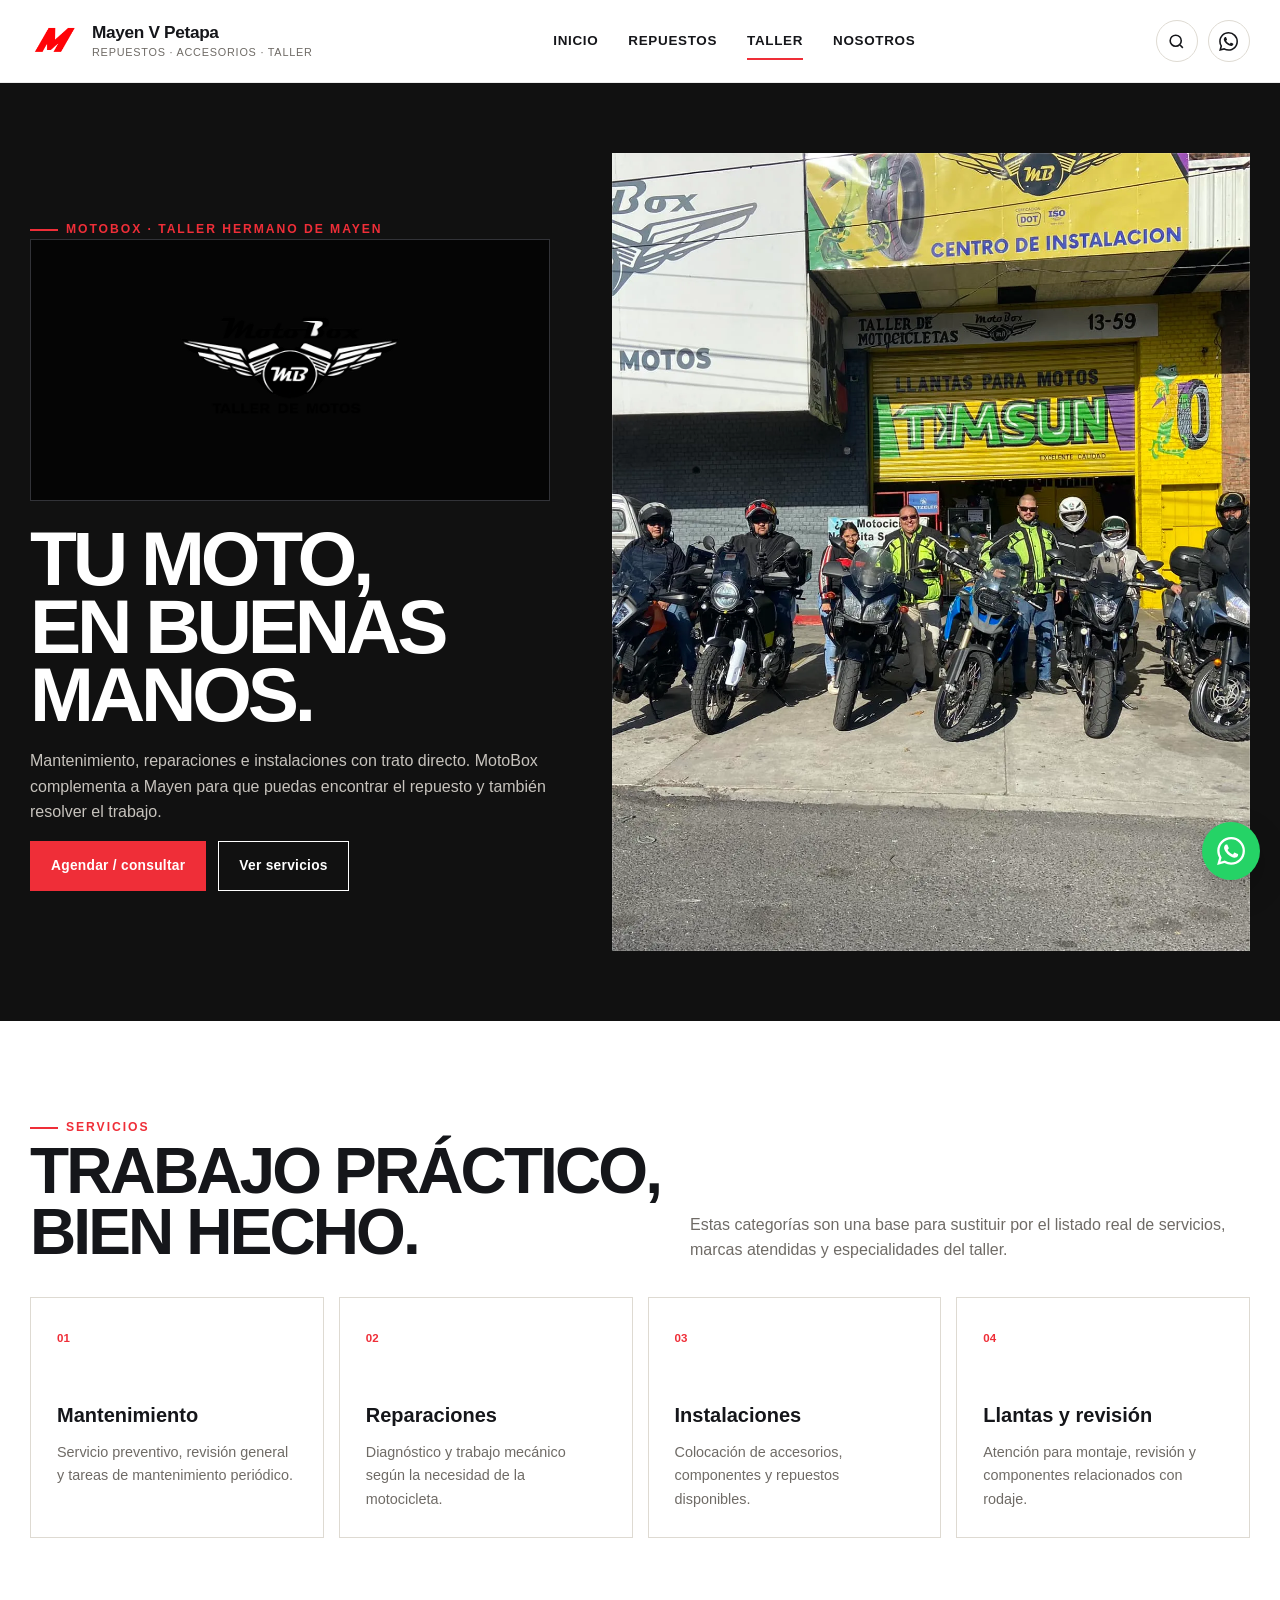
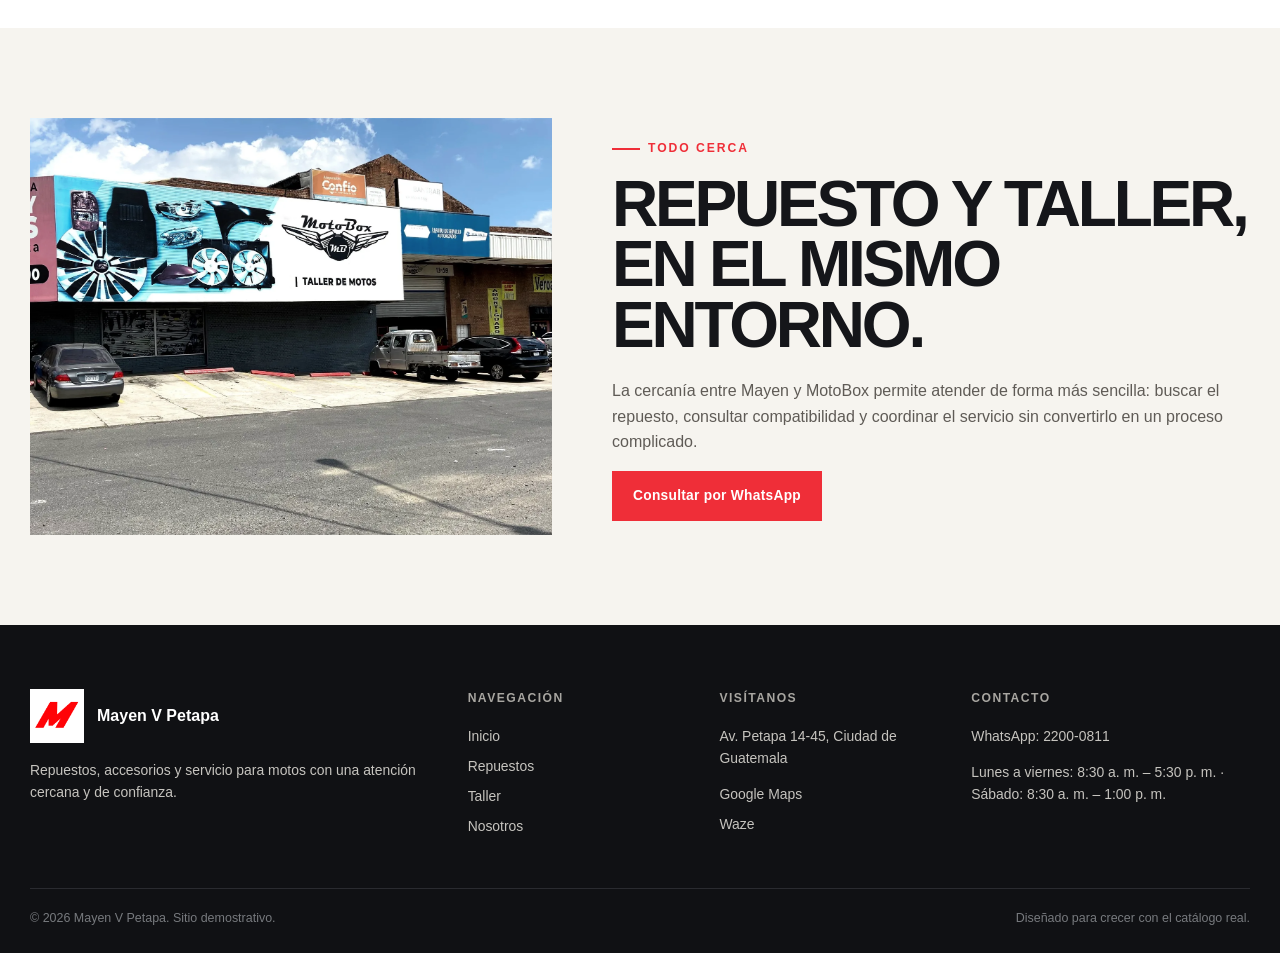
<file: taller.html>
<!doctype html><html lang="es"><head><meta charset="utf-8"><meta name="viewport" content="width=device-width,initial-scale=1"><title>Taller MotoBox | Mayen V Petapa</title><meta name="description" content="Mayen V Petapa - repuestos, accesorios y taller de motos."><meta name="theme-color" content="#ef2e38"><link rel="icon" href="assets/images/logo-mayen.webp"><link rel="stylesheet" href="css/styles.css"></head><body><header class="site-header">
  <div class="container header-inner">
    <a class="brand" href="index.html" aria-label="Mayen V Petapa - Inicio">
      <img src="assets/images/logo-mayen.webp" alt="Logo Mayen">
      <span class="brand-copy"><strong>Mayen V Petapa</strong><span>Repuestos · Accesorios · Taller</span></span>
    </a>
    <nav class="nav" aria-label="Navegación principal">
      <a href="index.html">Inicio</a><a href="repuestos.html">Repuestos</a><a href="taller.html">Taller</a><a href="nosotros.html">Nosotros</a>
    </nav>
    <div class="header-actions">
      <a class="icon-btn" href="repuestos.html" aria-label="Buscar productos"><svg viewBox="0 0 24 24" fill="none" stroke="currentColor" stroke-width="2"><circle cx="11" cy="11" r="7"/><path d="m20 20-3.5-3.5"/></svg></a>
      <a class="icon-btn" data-whatsapp-general target="_blank" rel="noopener" aria-label="WhatsApp"><svg viewBox="0 0 24 24" fill="currentColor" aria-hidden="true"><path d="M20.52 3.48A11.82 11.82 0 0 0 12.08 0C5.53 0 .2 5.33.2 11.88c0 2.1.55 4.15 1.6 5.95L.1 24l6.3-1.65a11.86 11.86 0 0 0 5.67 1.44h.01c6.55 0 11.88-5.33 11.88-11.88 0-3.17-1.22-6.16-3.44-8.43ZM12.08 21.8h-.01a9.86 9.86 0 0 1-5.02-1.37l-.36-.22-3.74.98 1-3.64-.24-.38a9.85 9.85 0 0 1-1.51-5.29c0-5.45 4.43-9.88 9.89-9.88a9.81 9.81 0 0 1 7 2.9 9.8 9.8 0 0 1 2.9 7c-.01 5.46-4.45 9.9-9.9 9.9Zm5.42-7.4c-.3-.15-1.76-.87-2.03-.97-.27-.1-.47-.15-.67.15-.2.3-.77.97-.94 1.17-.17.2-.35.22-.65.08-.3-.15-1.25-.46-2.38-1.47a8.91 8.91 0 0 1-1.65-2.05c-.17-.3-.02-.46.13-.6.13-.13.3-.35.45-.52.15-.17.2-.3.3-.5.1-.2.05-.37-.03-.52-.07-.15-.67-1.61-.92-2.2-.24-.58-.49-.5-.67-.51h-.57c-.2 0-.52.07-.8.37-.27.3-1.04 1.02-1.04 2.48s1.07 2.87 1.22 3.07c.15.2 2.1 3.2 5.08 4.49.71.3 1.26.49 1.7.63.71.23 1.36.2 1.87.12.57-.08 1.76-.72 2-1.41.25-.7.25-1.3.18-1.42-.08-.13-.28-.2-.58-.35Z"/></svg></a>
      <button class="menu-toggle" type="button" data-menu-toggle aria-expanded="false" aria-label="Abrir menú"><svg viewBox="0 0 24 24" fill="none" stroke="currentColor" stroke-width="2"><path d="M4 7h16M4 12h16M4 17h16"/></svg></button>
    </div>
    <div class="mobile-panel" data-mobile-panel>
      <a href="index.html">Inicio</a><a href="repuestos.html">Repuestos</a><a href="taller.html">Taller</a><a href="nosotros.html">Nosotros</a><a data-whatsapp-general target="_blank" rel="noopener">WhatsApp</a>
    </div>
  </div>
</header><main><section class="taller-hero"><div class="container taller-grid"><div class="taller-copy"><span class="eyebrow">MotoBox · taller hermano de Mayen</span><div class="taller-logo-wrap"><img src="assets/images/logo-motobox.webp" alt="Logo MotoBox"></div><h1>TU MOTO,<br>EN BUENAS MANOS.</h1><p>Mantenimiento, reparaciones e instalaciones con trato directo. MotoBox complementa a Mayen para que puedas encontrar el repuesto y también resolver el trabajo.</p><div class="hero-actions"><a class="btn btn--red" data-whatsapp-general target="_blank" rel="noopener">Agendar / consultar</a><a class="btn btn--outline-light" href="#servicios">Ver servicios</a></div></div><div class="taller-photo"><img src="assets/images/taller-motobox.webp" alt="MotoBox Taller de Motos"></div></div></section><section class="section" id="servicios"><div class="container"><div class="section-head"><div><span class="eyebrow">Servicios</span><h2>TRABAJO PRÁCTICO,<br>BIEN HECHO.</h2></div><p>Estas categorías son una base para sustituir por el listado real de servicios, marcas atendidas y especialidades del taller.</p></div><div class="services-grid"><article class="service-card"><span class="service-no">01</span><h3>Mantenimiento</h3><p>Servicio preventivo, revisión general y tareas de mantenimiento periódico.</p></article><article class="service-card"><span class="service-no">02</span><h3>Reparaciones</h3><p>Diagnóstico y trabajo mecánico según la necesidad de la motocicleta.</p></article><article class="service-card"><span class="service-no">03</span><h3>Instalaciones</h3><p>Colocación de accesorios, componentes y repuestos disponibles.</p></article><article class="service-card"><span class="service-no">04</span><h3>Llantas y revisión</h3><p>Atención para montaje, revisión y componentes relacionados con rodaje.</p></article></div></div></section><section class="section section--soft"><div class="container story-grid"><div class="story-photo"><img src="assets/images/local-mayen.webp" alt="Mayen y MotoBox en Av. Petapa"></div><div class="story-copy"><span class="eyebrow">Todo cerca</span><h2>REPUESTO Y TALLER, EN EL MISMO ENTORNO.</h2><p>La cercanía entre Mayen y MotoBox permite atender de forma más sencilla: buscar el repuesto, consultar compatibilidad y coordinar el servicio sin convertirlo en un proceso complicado.</p><a class="btn btn--red" data-whatsapp-general target="_blank" rel="noopener">Consultar por WhatsApp</a></div></div></section></main><footer class="site-footer">
  <div class="container">
    <div class="footer-grid">
      <div><div class="footer-brand"><img src="assets/images/logo-mayen.webp" alt="Mayen"><strong>Mayen V Petapa</strong></div><p>Repuestos, accesorios y servicio para motos con una atención cercana y de confianza.</p></div>
      <div><h4>Navegación</h4><a href="index.html">Inicio</a><a href="repuestos.html">Repuestos</a><a href="taller.html">Taller</a><a href="nosotros.html">Nosotros</a></div>
      <div><h4>Visítanos</h4><p data-business-address></p><a data-maps-link target="_blank" rel="noopener">Google Maps</a><a data-waze-link target="_blank" rel="noopener">Waze</a></div>
      <div><h4>Contacto</h4><a data-whatsapp-general target="_blank" rel="noopener">WhatsApp: <span data-business-phone></span></a><p data-business-hours></p></div>
    </div>
    <div class="footer-bottom"><span>© 2026 Mayen V Petapa. Sitio demostrativo.</span><span>Diseñado para crecer con el catálogo real.</span></div>
  </div>
</footer>
<a class="whatsapp-float" data-whatsapp-general target="_blank" rel="noopener" aria-label="Abrir WhatsApp"><svg viewBox="0 0 24 24" fill="currentColor" aria-hidden="true"><path d="M20.52 3.48A11.82 11.82 0 0 0 12.08 0C5.53 0 .2 5.33.2 11.88c0 2.1.55 4.15 1.6 5.95L.1 24l6.3-1.65a11.86 11.86 0 0 0 5.67 1.44h.01c6.55 0 11.88-5.33 11.88-11.88 0-3.17-1.22-6.16-3.44-8.43ZM12.08 21.8h-.01a9.86 9.86 0 0 1-5.02-1.37l-.36-.22-3.74.98 1-3.64-.24-.38a9.85 9.85 0 0 1-1.51-5.29c0-5.45 4.43-9.88 9.89-9.88a9.81 9.81 0 0 1 7 2.9 9.8 9.8 0 0 1 2.9 7c-.01 5.46-4.45 9.9-9.9 9.9Zm5.42-7.4c-.3-.15-1.76-.87-2.03-.97-.27-.1-.47-.15-.67.15-.2.3-.77.97-.94 1.17-.17.2-.35.22-.65.08-.3-.15-1.25-.46-2.38-1.47a8.91 8.91 0 0 1-1.65-2.05c-.17-.3-.02-.46.13-.6.13-.13.3-.35.45-.52.15-.17.2-.3.3-.5.1-.2.05-.37-.03-.52-.07-.15-.67-1.61-.92-2.2-.24-.58-.49-.5-.67-.51h-.57c-.2 0-.52.07-.8.37-.27.3-1.04 1.02-1.04 2.48s1.07 2.87 1.22 3.07c.15.2 2.1 3.2 5.08 4.49.71.3 1.26.49 1.7.63.71.23 1.36.2 1.87.12.57-.08 1.76-.72 2-1.41.25-.7.25-1.3.18-1.42-.08-.13-.28-.2-.58-.35Z"/></svg></a><script src="js/config.js"></script><script src="js/products.js"></script><script src="js/main.js"></script></body></html>
</file>
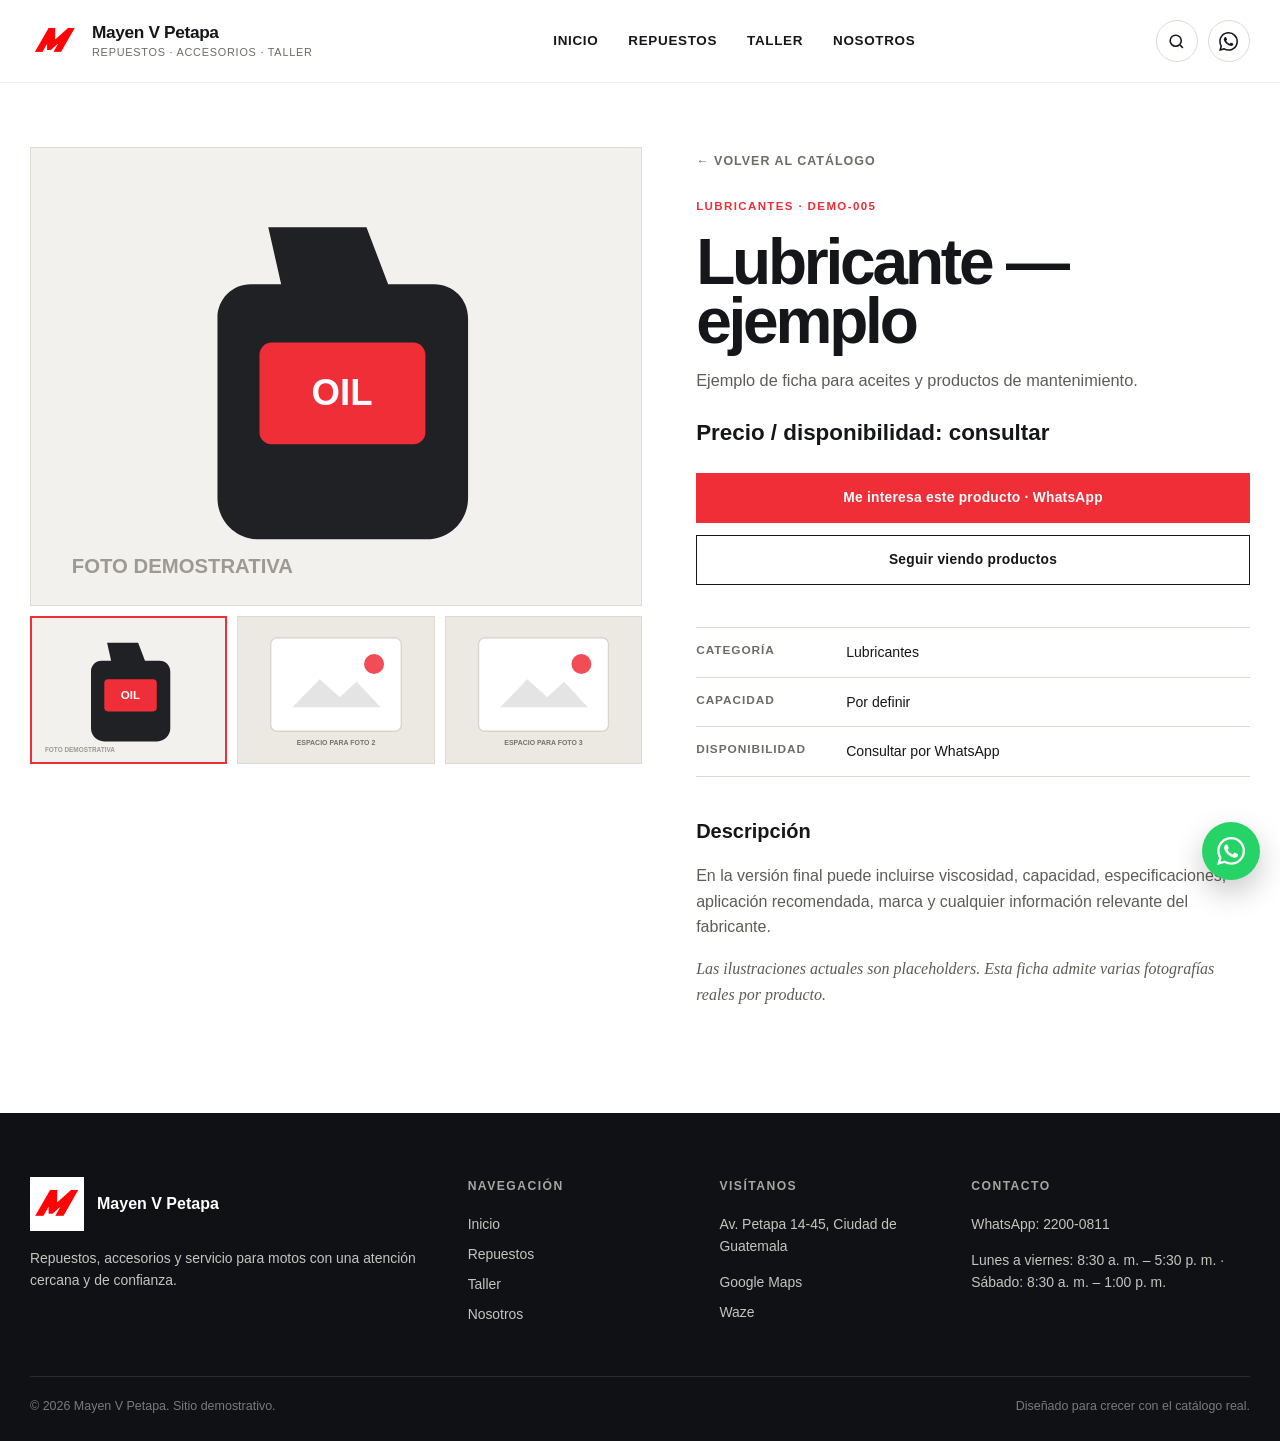
<file: productos/aceite-demo.html>
<!doctype html><html lang="es"><head><meta charset="utf-8"><meta name="viewport" content="width=device-width,initial-scale=1"><title>Lubricante — ejemplo | Mayen V Petapa</title><meta name="description" content="Ejemplo de ficha para aceites y productos de mantenimiento."><meta property="og:title" content="Lubricante — ejemplo"><meta property="og:description" content="Ejemplo de ficha para aceites y productos de mantenimiento."><meta property="og:image" content="https://TU-DOMINIO.com/assets/products/aceite.svg"><meta property="og:type" content="product"><meta name="theme-color" content="#ef2e38"><link rel="icon" href="../assets/images/logo-mayen.webp"><link rel="stylesheet" href="../css/styles.css"></head><body><header class="site-header">
  <div class="container header-inner">
    <a class="brand" href="../index.html" aria-label="Mayen V Petapa - Inicio">
      <img src="../assets/images/logo-mayen.webp" alt="Logo Mayen">
      <span class="brand-copy"><strong>Mayen V Petapa</strong><span>Repuestos · Accesorios · Taller</span></span>
    </a>
    <nav class="nav" aria-label="Navegación principal">
      <a href="../index.html">Inicio</a><a href="../repuestos.html">Repuestos</a><a href="../taller.html">Taller</a><a href="../nosotros.html">Nosotros</a>
    </nav>
    <div class="header-actions">
      <a class="icon-btn" href="../repuestos.html" aria-label="Buscar productos"><svg viewBox="0 0 24 24" fill="none" stroke="currentColor" stroke-width="2"><circle cx="11" cy="11" r="7"/><path d="m20 20-3.5-3.5"/></svg></a>
      <a class="icon-btn" data-whatsapp-general target="_blank" rel="noopener" aria-label="WhatsApp"><svg viewBox="0 0 24 24" fill="currentColor" aria-hidden="true"><path d="M20.52 3.48A11.82 11.82 0 0 0 12.08 0C5.53 0 .2 5.33.2 11.88c0 2.1.55 4.15 1.6 5.95L.1 24l6.3-1.65a11.86 11.86 0 0 0 5.67 1.44h.01c6.55 0 11.88-5.33 11.88-11.88 0-3.17-1.22-6.16-3.44-8.43ZM12.08 21.8h-.01a9.86 9.86 0 0 1-5.02-1.37l-.36-.22-3.74.98 1-3.64-.24-.38a9.85 9.85 0 0 1-1.51-5.29c0-5.45 4.43-9.88 9.89-9.88a9.81 9.81 0 0 1 7 2.9 9.8 9.8 0 0 1 2.9 7c-.01 5.46-4.45 9.9-9.9 9.9Zm5.42-7.4c-.3-.15-1.76-.87-2.03-.97-.27-.1-.47-.15-.67.15-.2.3-.77.97-.94 1.17-.17.2-.35.22-.65.08-.3-.15-1.25-.46-2.38-1.47a8.91 8.91 0 0 1-1.65-2.05c-.17-.3-.02-.46.13-.6.13-.13.3-.35.45-.52.15-.17.2-.3.3-.5.1-.2.05-.37-.03-.52-.07-.15-.67-1.61-.92-2.2-.24-.58-.49-.5-.67-.51h-.57c-.2 0-.52.07-.8.37-.27.3-1.04 1.02-1.04 2.48s1.07 2.87 1.22 3.07c.15.2 2.1 3.2 5.08 4.49.71.3 1.26.49 1.7.63.71.23 1.36.2 1.87.12.57-.08 1.76-.72 2-1.41.25-.7.25-1.3.18-1.42-.08-.13-.28-.2-.58-.35Z"/></svg></a>
      <button class="menu-toggle" type="button" data-menu-toggle aria-expanded="false" aria-label="Abrir menú"><svg viewBox="0 0 24 24" fill="none" stroke="currentColor" stroke-width="2"><path d="M4 7h16M4 12h16M4 17h16"/></svg></button>
    </div>
    <div class="mobile-panel" data-mobile-panel>
      <a href="../index.html">Inicio</a><a href="../repuestos.html">Repuestos</a><a href="../taller.html">Taller</a><a href="../nosotros.html">Nosotros</a><a data-whatsapp-general target="_blank" rel="noopener">WhatsApp</a>
    </div>
  </div>
</header><main><section class="product-detail"><div class="container product-detail-grid"><div><div class="product-main-image"><img data-main-image src="../assets/products/aceite.svg" alt="Lubricante — ejemplo"></div><div class="product-thumbs"><button class="thumb active" data-thumb="../assets/products/aceite.svg"><img src="../assets/products/aceite.svg" alt="Vista principal"></button><button class="thumb" data-thumb="../assets/products/detalle-2.svg"><img src="../assets/products/detalle-2.svg" alt="Segunda foto pendiente"></button><button class="thumb" data-thumb="../assets/products/detalle-3.svg"><img src="../assets/products/detalle-3.svg" alt="Tercera foto pendiente"></button></div></div><div class="product-info"><a class="back-link" href="../repuestos.html">← Volver al catálogo</a><div class="product-category" style="margin-top:24px">Lubricantes · DEMO-005</div><h1 data-product-name>Lubricante — ejemplo</h1><p class="lead">Ejemplo de ficha para aceites y productos de mantenimiento.</p><div class="product-price">Precio / disponibilidad: consultar</div><button class="btn btn--red" type="button" data-product-whatsapp>Me interesa este producto · WhatsApp</button><a class="btn btn--outline" href="../repuestos.html">Seguir viendo productos</a><div class="product-specs"><div class="spec-row"><strong>Categoría</strong><span>Lubricantes</span></div><div class="spec-row"><strong>Capacidad</strong><span>Por definir</span></div><div class="spec-row"><strong>Disponibilidad</strong><span>Consultar por WhatsApp</span></div></div><div class="product-description"><h2>Descripción</h2><p>En la versión final puede incluirse viscosidad, capacidad, especificaciones, aplicación recomendada, marca y cualquier información relevante del fabricante.</p><p class="kicker">Las ilustraciones actuales son placeholders. Esta ficha admite varias fotografías reales por producto.</p></div></div></div></section></main><footer class="site-footer">
  <div class="container">
    <div class="footer-grid">
      <div><div class="footer-brand"><img src="../assets/images/logo-mayen.webp" alt="Mayen"><strong>Mayen V Petapa</strong></div><p>Repuestos, accesorios y servicio para motos con una atención cercana y de confianza.</p></div>
      <div><h4>Navegación</h4><a href="../index.html">Inicio</a><a href="../repuestos.html">Repuestos</a><a href="../taller.html">Taller</a><a href="../nosotros.html">Nosotros</a></div>
      <div><h4>Visítanos</h4><p data-business-address></p><a data-maps-link target="_blank" rel="noopener">Google Maps</a><a data-waze-link target="_blank" rel="noopener">Waze</a></div>
      <div><h4>Contacto</h4><a data-whatsapp-general target="_blank" rel="noopener">WhatsApp: <span data-business-phone></span></a><p data-business-hours></p></div>
    </div>
    <div class="footer-bottom"><span>© 2026 Mayen V Petapa. Sitio demostrativo.</span><span>Diseñado para crecer con el catálogo real.</span></div>
  </div>
</footer>
<a class="whatsapp-float" data-whatsapp-general target="_blank" rel="noopener" aria-label="Abrir WhatsApp"><svg viewBox="0 0 24 24" fill="currentColor" aria-hidden="true"><path d="M20.52 3.48A11.82 11.82 0 0 0 12.08 0C5.53 0 .2 5.33.2 11.88c0 2.1.55 4.15 1.6 5.95L.1 24l6.3-1.65a11.86 11.86 0 0 0 5.67 1.44h.01c6.55 0 11.88-5.33 11.88-11.88 0-3.17-1.22-6.16-3.44-8.43ZM12.08 21.8h-.01a9.86 9.86 0 0 1-5.02-1.37l-.36-.22-3.74.98 1-3.64-.24-.38a9.85 9.85 0 0 1-1.51-5.29c0-5.45 4.43-9.88 9.89-9.88a9.81 9.81 0 0 1 7 2.9 9.8 9.8 0 0 1 2.9 7c-.01 5.46-4.45 9.9-9.9 9.9Zm5.42-7.4c-.3-.15-1.76-.87-2.03-.97-.27-.1-.47-.15-.67.15-.2.3-.77.97-.94 1.17-.17.2-.35.22-.65.08-.3-.15-1.25-.46-2.38-1.47a8.91 8.91 0 0 1-1.65-2.05c-.17-.3-.02-.46.13-.6.13-.13.3-.35.45-.52.15-.17.2-.3.3-.5.1-.2.05-.37-.03-.52-.07-.15-.67-1.61-.92-2.2-.24-.58-.49-.5-.67-.51h-.57c-.2 0-.52.07-.8.37-.27.3-1.04 1.02-1.04 2.48s1.07 2.87 1.22 3.07c.15.2 2.1 3.2 5.08 4.49.71.3 1.26.49 1.7.63.71.23 1.36.2 1.87.12.57-.08 1.76-.72 2-1.41.25-.7.25-1.3.18-1.42-.08-.13-.28-.2-.58-.35Z"/></svg></a><script src="../js/config.js"></script><script src="../js/products.js"></script><script src="../js/main.js"></script></body></html>
</file>
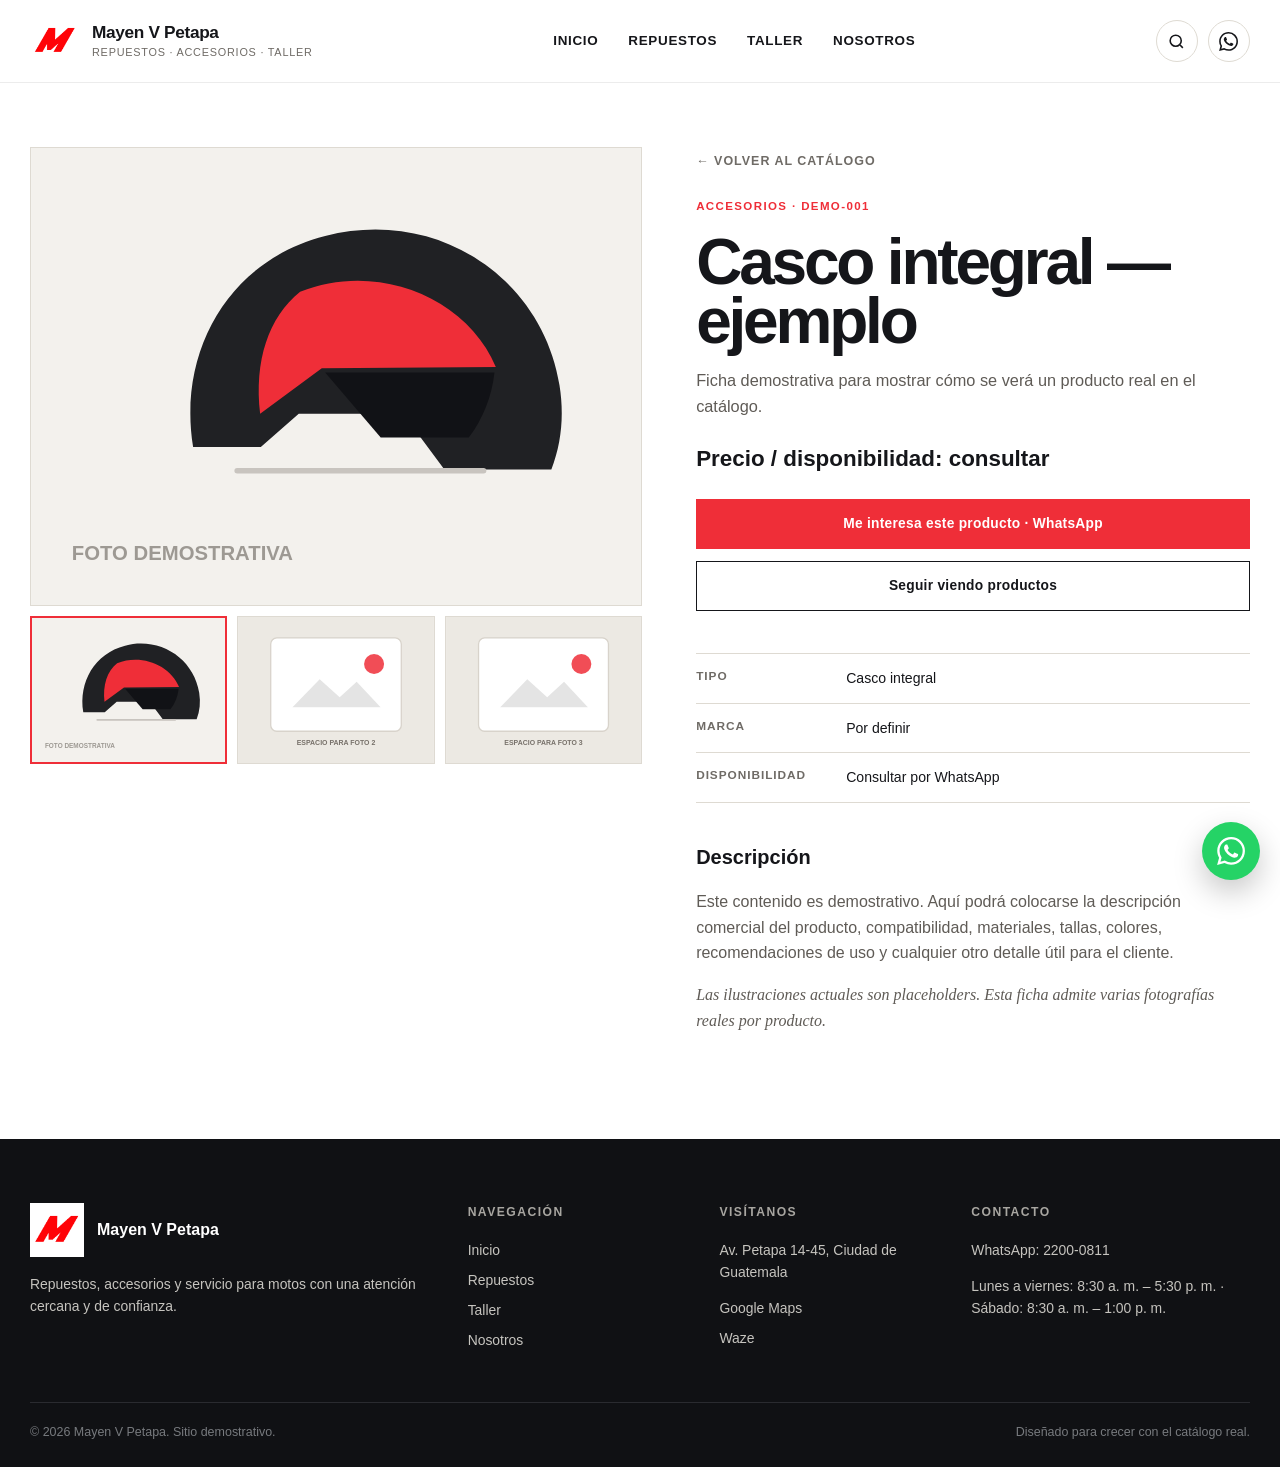
<file: productos/casco-integral-demo.html>
<!doctype html><html lang="es"><head><meta charset="utf-8"><meta name="viewport" content="width=device-width,initial-scale=1"><title>Casco integral — ejemplo | Mayen V Petapa</title><meta name="description" content="Ficha demostrativa para mostrar cómo se verá un producto real en el catálogo."><meta property="og:title" content="Casco integral — ejemplo"><meta property="og:description" content="Ficha demostrativa para mostrar cómo se verá un producto real en el catálogo."><meta property="og:image" content="https://TU-DOMINIO.com/assets/products/casco-integral.svg"><meta property="og:type" content="product"><meta name="theme-color" content="#ef2e38"><link rel="icon" href="../assets/images/logo-mayen.webp"><link rel="stylesheet" href="../css/styles.css"></head><body><header class="site-header">
  <div class="container header-inner">
    <a class="brand" href="../index.html" aria-label="Mayen V Petapa - Inicio">
      <img src="../assets/images/logo-mayen.webp" alt="Logo Mayen">
      <span class="brand-copy"><strong>Mayen V Petapa</strong><span>Repuestos · Accesorios · Taller</span></span>
    </a>
    <nav class="nav" aria-label="Navegación principal">
      <a href="../index.html">Inicio</a><a href="../repuestos.html">Repuestos</a><a href="../taller.html">Taller</a><a href="../nosotros.html">Nosotros</a>
    </nav>
    <div class="header-actions">
      <a class="icon-btn" href="../repuestos.html" aria-label="Buscar productos"><svg viewBox="0 0 24 24" fill="none" stroke="currentColor" stroke-width="2"><circle cx="11" cy="11" r="7"/><path d="m20 20-3.5-3.5"/></svg></a>
      <a class="icon-btn" data-whatsapp-general target="_blank" rel="noopener" aria-label="WhatsApp"><svg viewBox="0 0 24 24" fill="currentColor" aria-hidden="true"><path d="M20.52 3.48A11.82 11.82 0 0 0 12.08 0C5.53 0 .2 5.33.2 11.88c0 2.1.55 4.15 1.6 5.95L.1 24l6.3-1.65a11.86 11.86 0 0 0 5.67 1.44h.01c6.55 0 11.88-5.33 11.88-11.88 0-3.17-1.22-6.16-3.44-8.43ZM12.08 21.8h-.01a9.86 9.86 0 0 1-5.02-1.37l-.36-.22-3.74.98 1-3.64-.24-.38a9.85 9.85 0 0 1-1.51-5.29c0-5.45 4.43-9.88 9.89-9.88a9.81 9.81 0 0 1 7 2.9 9.8 9.8 0 0 1 2.9 7c-.01 5.46-4.45 9.9-9.9 9.9Zm5.42-7.4c-.3-.15-1.76-.87-2.03-.97-.27-.1-.47-.15-.67.15-.2.3-.77.97-.94 1.17-.17.2-.35.22-.65.08-.3-.15-1.25-.46-2.38-1.47a8.91 8.91 0 0 1-1.65-2.05c-.17-.3-.02-.46.13-.6.13-.13.3-.35.45-.52.15-.17.2-.3.3-.5.1-.2.05-.37-.03-.52-.07-.15-.67-1.61-.92-2.2-.24-.58-.49-.5-.67-.51h-.57c-.2 0-.52.07-.8.37-.27.3-1.04 1.02-1.04 2.48s1.07 2.87 1.22 3.07c.15.2 2.1 3.2 5.08 4.49.71.3 1.26.49 1.7.63.71.23 1.36.2 1.87.12.57-.08 1.76-.72 2-1.41.25-.7.25-1.3.18-1.42-.08-.13-.28-.2-.58-.35Z"/></svg></a>
      <button class="menu-toggle" type="button" data-menu-toggle aria-expanded="false" aria-label="Abrir menú"><svg viewBox="0 0 24 24" fill="none" stroke="currentColor" stroke-width="2"><path d="M4 7h16M4 12h16M4 17h16"/></svg></button>
    </div>
    <div class="mobile-panel" data-mobile-panel>
      <a href="../index.html">Inicio</a><a href="../repuestos.html">Repuestos</a><a href="../taller.html">Taller</a><a href="../nosotros.html">Nosotros</a><a data-whatsapp-general target="_blank" rel="noopener">WhatsApp</a>
    </div>
  </div>
</header><main><section class="product-detail"><div class="container product-detail-grid"><div><div class="product-main-image"><img data-main-image src="../assets/products/casco-integral.svg" alt="Casco integral — ejemplo"></div><div class="product-thumbs"><button class="thumb active" data-thumb="../assets/products/casco-integral.svg"><img src="../assets/products/casco-integral.svg" alt="Vista principal"></button><button class="thumb" data-thumb="../assets/products/detalle-2.svg"><img src="../assets/products/detalle-2.svg" alt="Segunda foto pendiente"></button><button class="thumb" data-thumb="../assets/products/detalle-3.svg"><img src="../assets/products/detalle-3.svg" alt="Tercera foto pendiente"></button></div></div><div class="product-info"><a class="back-link" href="../repuestos.html">← Volver al catálogo</a><div class="product-category" style="margin-top:24px">Accesorios · DEMO-001</div><h1 data-product-name>Casco integral — ejemplo</h1><p class="lead">Ficha demostrativa para mostrar cómo se verá un producto real en el catálogo.</p><div class="product-price">Precio / disponibilidad: consultar</div><button class="btn btn--red" type="button" data-product-whatsapp>Me interesa este producto · WhatsApp</button><a class="btn btn--outline" href="../repuestos.html">Seguir viendo productos</a><div class="product-specs"><div class="spec-row"><strong>Tipo</strong><span>Casco integral</span></div><div class="spec-row"><strong>Marca</strong><span>Por definir</span></div><div class="spec-row"><strong>Disponibilidad</strong><span>Consultar por WhatsApp</span></div></div><div class="product-description"><h2>Descripción</h2><p>Este contenido es demostrativo. Aquí podrá colocarse la descripción comercial del producto, compatibilidad, materiales, tallas, colores, recomendaciones de uso y cualquier otro detalle útil para el cliente.</p><p class="kicker">Las ilustraciones actuales son placeholders. Esta ficha admite varias fotografías reales por producto.</p></div></div></div></section></main><footer class="site-footer">
  <div class="container">
    <div class="footer-grid">
      <div><div class="footer-brand"><img src="../assets/images/logo-mayen.webp" alt="Mayen"><strong>Mayen V Petapa</strong></div><p>Repuestos, accesorios y servicio para motos con una atención cercana y de confianza.</p></div>
      <div><h4>Navegación</h4><a href="../index.html">Inicio</a><a href="../repuestos.html">Repuestos</a><a href="../taller.html">Taller</a><a href="../nosotros.html">Nosotros</a></div>
      <div><h4>Visítanos</h4><p data-business-address></p><a data-maps-link target="_blank" rel="noopener">Google Maps</a><a data-waze-link target="_blank" rel="noopener">Waze</a></div>
      <div><h4>Contacto</h4><a data-whatsapp-general target="_blank" rel="noopener">WhatsApp: <span data-business-phone></span></a><p data-business-hours></p></div>
    </div>
    <div class="footer-bottom"><span>© 2026 Mayen V Petapa. Sitio demostrativo.</span><span>Diseñado para crecer con el catálogo real.</span></div>
  </div>
</footer>
<a class="whatsapp-float" data-whatsapp-general target="_blank" rel="noopener" aria-label="Abrir WhatsApp"><svg viewBox="0 0 24 24" fill="currentColor" aria-hidden="true"><path d="M20.52 3.48A11.82 11.82 0 0 0 12.08 0C5.53 0 .2 5.33.2 11.88c0 2.1.55 4.15 1.6 5.95L.1 24l6.3-1.65a11.86 11.86 0 0 0 5.67 1.44h.01c6.55 0 11.88-5.33 11.88-11.88 0-3.17-1.22-6.16-3.44-8.43ZM12.08 21.8h-.01a9.86 9.86 0 0 1-5.02-1.37l-.36-.22-3.74.98 1-3.64-.24-.38a9.85 9.85 0 0 1-1.51-5.29c0-5.45 4.43-9.88 9.89-9.88a9.81 9.81 0 0 1 7 2.9 9.8 9.8 0 0 1 2.9 7c-.01 5.46-4.45 9.9-9.9 9.9Zm5.42-7.4c-.3-.15-1.76-.87-2.03-.97-.27-.1-.47-.15-.67.15-.2.3-.77.97-.94 1.17-.17.2-.35.22-.65.08-.3-.15-1.25-.46-2.38-1.47a8.91 8.91 0 0 1-1.65-2.05c-.17-.3-.02-.46.13-.6.13-.13.3-.35.45-.52.15-.17.2-.3.3-.5.1-.2.05-.37-.03-.52-.07-.15-.67-1.61-.92-2.2-.24-.58-.49-.5-.67-.51h-.57c-.2 0-.52.07-.8.37-.27.3-1.04 1.02-1.04 2.48s1.07 2.87 1.22 3.07c.15.2 2.1 3.2 5.08 4.49.71.3 1.26.49 1.7.63.71.23 1.36.2 1.87.12.57-.08 1.76-.72 2-1.41.25-.7.25-1.3.18-1.42-.08-.13-.28-.2-.58-.35Z"/></svg></a><script src="../js/config.js"></script><script src="../js/products.js"></script><script src="../js/main.js"></script></body></html>
</file>
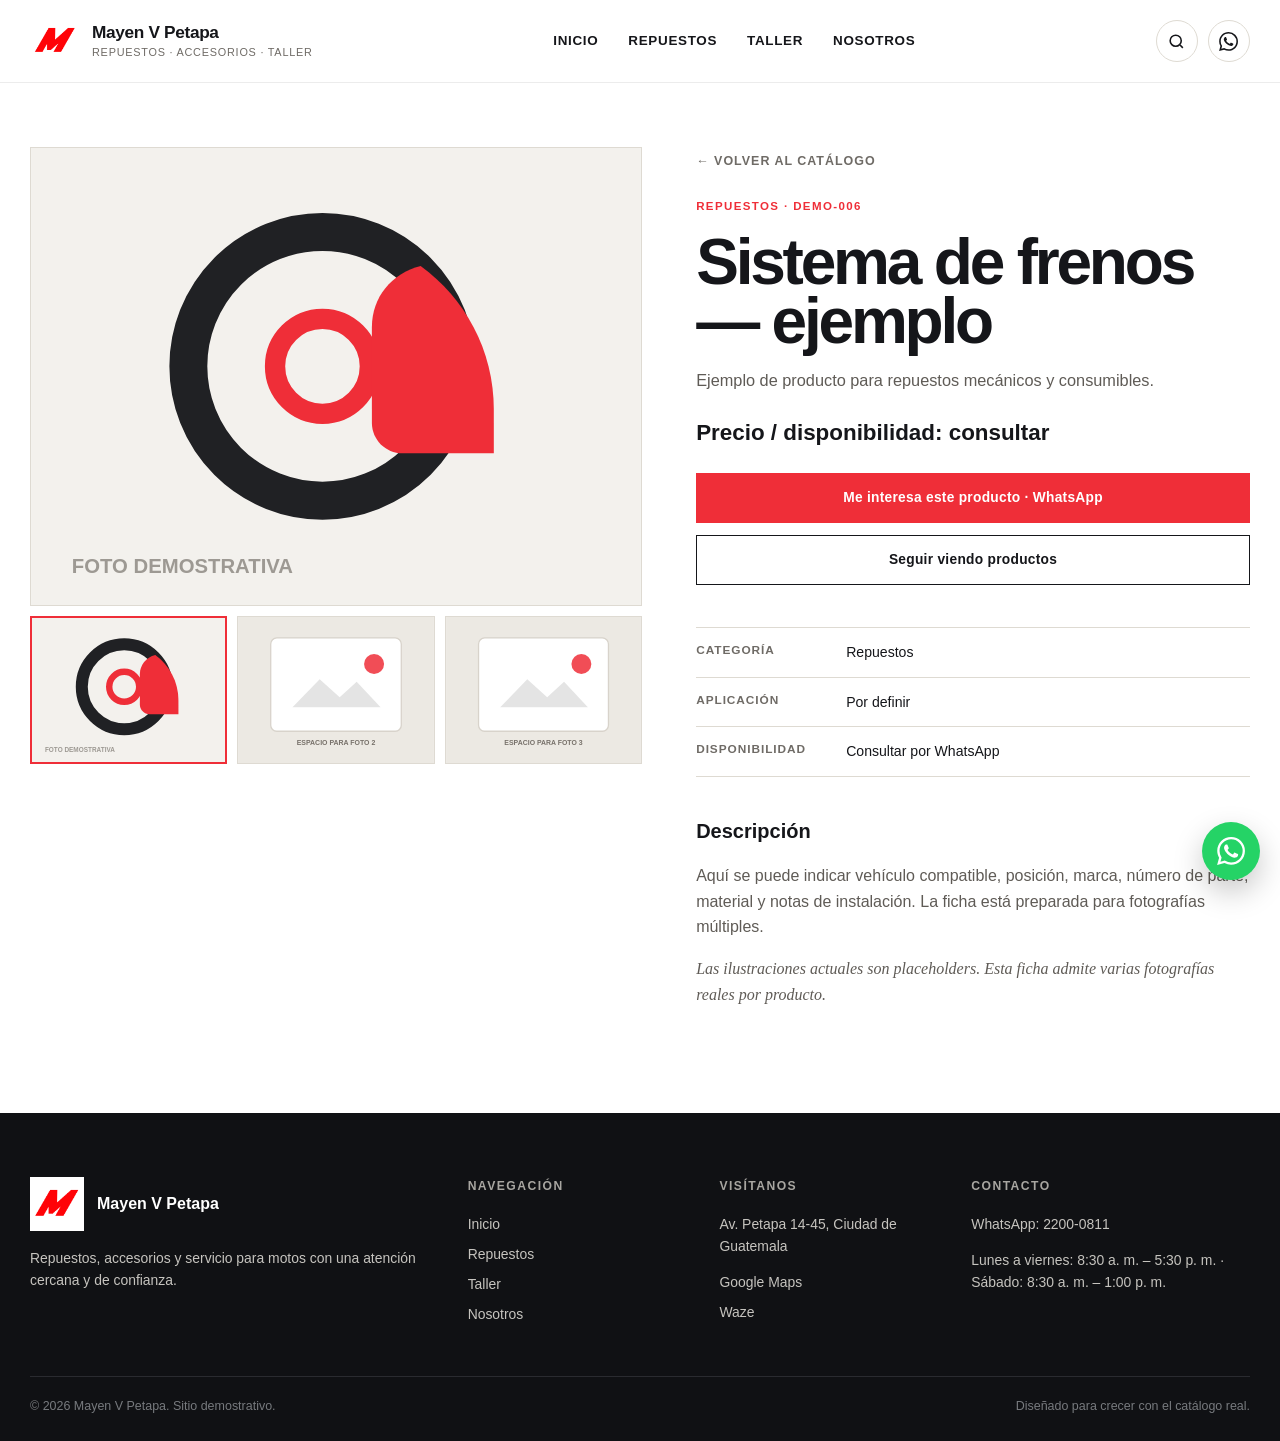
<file: productos/frenos-demo.html>
<!doctype html><html lang="es"><head><meta charset="utf-8"><meta name="viewport" content="width=device-width,initial-scale=1"><title>Sistema de frenos — ejemplo | Mayen V Petapa</title><meta name="description" content="Ejemplo de producto para repuestos mecánicos y consumibles."><meta property="og:title" content="Sistema de frenos — ejemplo"><meta property="og:description" content="Ejemplo de producto para repuestos mecánicos y consumibles."><meta property="og:image" content="https://TU-DOMINIO.com/assets/products/frenos.svg"><meta property="og:type" content="product"><meta name="theme-color" content="#ef2e38"><link rel="icon" href="../assets/images/logo-mayen.webp"><link rel="stylesheet" href="../css/styles.css"></head><body><header class="site-header">
  <div class="container header-inner">
    <a class="brand" href="../index.html" aria-label="Mayen V Petapa - Inicio">
      <img src="../assets/images/logo-mayen.webp" alt="Logo Mayen">
      <span class="brand-copy"><strong>Mayen V Petapa</strong><span>Repuestos · Accesorios · Taller</span></span>
    </a>
    <nav class="nav" aria-label="Navegación principal">
      <a href="../index.html">Inicio</a><a href="../repuestos.html">Repuestos</a><a href="../taller.html">Taller</a><a href="../nosotros.html">Nosotros</a>
    </nav>
    <div class="header-actions">
      <a class="icon-btn" href="../repuestos.html" aria-label="Buscar productos"><svg viewBox="0 0 24 24" fill="none" stroke="currentColor" stroke-width="2"><circle cx="11" cy="11" r="7"/><path d="m20 20-3.5-3.5"/></svg></a>
      <a class="icon-btn" data-whatsapp-general target="_blank" rel="noopener" aria-label="WhatsApp"><svg viewBox="0 0 24 24" fill="currentColor" aria-hidden="true"><path d="M20.52 3.48A11.82 11.82 0 0 0 12.08 0C5.53 0 .2 5.33.2 11.88c0 2.1.55 4.15 1.6 5.95L.1 24l6.3-1.65a11.86 11.86 0 0 0 5.67 1.44h.01c6.55 0 11.88-5.33 11.88-11.88 0-3.17-1.22-6.16-3.44-8.43ZM12.08 21.8h-.01a9.86 9.86 0 0 1-5.02-1.37l-.36-.22-3.74.98 1-3.64-.24-.38a9.85 9.85 0 0 1-1.51-5.29c0-5.45 4.43-9.88 9.89-9.88a9.81 9.81 0 0 1 7 2.9 9.8 9.8 0 0 1 2.9 7c-.01 5.46-4.45 9.9-9.9 9.9Zm5.42-7.4c-.3-.15-1.76-.87-2.03-.97-.27-.1-.47-.15-.67.15-.2.3-.77.97-.94 1.17-.17.2-.35.22-.65.08-.3-.15-1.25-.46-2.38-1.47a8.91 8.91 0 0 1-1.65-2.05c-.17-.3-.02-.46.13-.6.13-.13.3-.35.45-.52.15-.17.2-.3.3-.5.1-.2.05-.37-.03-.52-.07-.15-.67-1.61-.92-2.2-.24-.58-.49-.5-.67-.51h-.57c-.2 0-.52.07-.8.37-.27.3-1.04 1.02-1.04 2.48s1.07 2.87 1.22 3.07c.15.2 2.1 3.2 5.08 4.49.71.3 1.26.49 1.7.63.71.23 1.36.2 1.87.12.57-.08 1.76-.72 2-1.41.25-.7.25-1.3.18-1.42-.08-.13-.28-.2-.58-.35Z"/></svg></a>
      <button class="menu-toggle" type="button" data-menu-toggle aria-expanded="false" aria-label="Abrir menú"><svg viewBox="0 0 24 24" fill="none" stroke="currentColor" stroke-width="2"><path d="M4 7h16M4 12h16M4 17h16"/></svg></button>
    </div>
    <div class="mobile-panel" data-mobile-panel>
      <a href="../index.html">Inicio</a><a href="../repuestos.html">Repuestos</a><a href="../taller.html">Taller</a><a href="../nosotros.html">Nosotros</a><a data-whatsapp-general target="_blank" rel="noopener">WhatsApp</a>
    </div>
  </div>
</header><main><section class="product-detail"><div class="container product-detail-grid"><div><div class="product-main-image"><img data-main-image src="../assets/products/frenos.svg" alt="Sistema de frenos — ejemplo"></div><div class="product-thumbs"><button class="thumb active" data-thumb="../assets/products/frenos.svg"><img src="../assets/products/frenos.svg" alt="Vista principal"></button><button class="thumb" data-thumb="../assets/products/detalle-2.svg"><img src="../assets/products/detalle-2.svg" alt="Segunda foto pendiente"></button><button class="thumb" data-thumb="../assets/products/detalle-3.svg"><img src="../assets/products/detalle-3.svg" alt="Tercera foto pendiente"></button></div></div><div class="product-info"><a class="back-link" href="../repuestos.html">← Volver al catálogo</a><div class="product-category" style="margin-top:24px">Repuestos · DEMO-006</div><h1 data-product-name>Sistema de frenos — ejemplo</h1><p class="lead">Ejemplo de producto para repuestos mecánicos y consumibles.</p><div class="product-price">Precio / disponibilidad: consultar</div><button class="btn btn--red" type="button" data-product-whatsapp>Me interesa este producto · WhatsApp</button><a class="btn btn--outline" href="../repuestos.html">Seguir viendo productos</a><div class="product-specs"><div class="spec-row"><strong>Categoría</strong><span>Repuestos</span></div><div class="spec-row"><strong>Aplicación</strong><span>Por definir</span></div><div class="spec-row"><strong>Disponibilidad</strong><span>Consultar por WhatsApp</span></div></div><div class="product-description"><h2>Descripción</h2><p>Aquí se puede indicar vehículo compatible, posición, marca, número de parte, material y notas de instalación. La ficha está preparada para fotografías múltiples.</p><p class="kicker">Las ilustraciones actuales son placeholders. Esta ficha admite varias fotografías reales por producto.</p></div></div></div></section></main><footer class="site-footer">
  <div class="container">
    <div class="footer-grid">
      <div><div class="footer-brand"><img src="../assets/images/logo-mayen.webp" alt="Mayen"><strong>Mayen V Petapa</strong></div><p>Repuestos, accesorios y servicio para motos con una atención cercana y de confianza.</p></div>
      <div><h4>Navegación</h4><a href="../index.html">Inicio</a><a href="../repuestos.html">Repuestos</a><a href="../taller.html">Taller</a><a href="../nosotros.html">Nosotros</a></div>
      <div><h4>Visítanos</h4><p data-business-address></p><a data-maps-link target="_blank" rel="noopener">Google Maps</a><a data-waze-link target="_blank" rel="noopener">Waze</a></div>
      <div><h4>Contacto</h4><a data-whatsapp-general target="_blank" rel="noopener">WhatsApp: <span data-business-phone></span></a><p data-business-hours></p></div>
    </div>
    <div class="footer-bottom"><span>© 2026 Mayen V Petapa. Sitio demostrativo.</span><span>Diseñado para crecer con el catálogo real.</span></div>
  </div>
</footer>
<a class="whatsapp-float" data-whatsapp-general target="_blank" rel="noopener" aria-label="Abrir WhatsApp"><svg viewBox="0 0 24 24" fill="currentColor" aria-hidden="true"><path d="M20.52 3.48A11.82 11.82 0 0 0 12.08 0C5.53 0 .2 5.33.2 11.88c0 2.1.55 4.15 1.6 5.95L.1 24l6.3-1.65a11.86 11.86 0 0 0 5.67 1.44h.01c6.55 0 11.88-5.33 11.88-11.88 0-3.17-1.22-6.16-3.44-8.43ZM12.08 21.8h-.01a9.86 9.86 0 0 1-5.02-1.37l-.36-.22-3.74.98 1-3.64-.24-.38a9.85 9.85 0 0 1-1.51-5.29c0-5.45 4.43-9.88 9.89-9.88a9.81 9.81 0 0 1 7 2.9 9.8 9.8 0 0 1 2.9 7c-.01 5.46-4.45 9.9-9.9 9.9Zm5.42-7.4c-.3-.15-1.76-.87-2.03-.97-.27-.1-.47-.15-.67.15-.2.3-.77.97-.94 1.17-.17.2-.35.22-.65.08-.3-.15-1.25-.46-2.38-1.47a8.91 8.91 0 0 1-1.65-2.05c-.17-.3-.02-.46.13-.6.13-.13.3-.35.45-.52.15-.17.2-.3.3-.5.1-.2.05-.37-.03-.52-.07-.15-.67-1.61-.92-2.2-.24-.58-.49-.5-.67-.51h-.57c-.2 0-.52.07-.8.37-.27.3-1.04 1.02-1.04 2.48s1.07 2.87 1.22 3.07c.15.2 2.1 3.2 5.08 4.49.71.3 1.26.49 1.7.63.71.23 1.36.2 1.87.12.57-.08 1.76-.72 2-1.41.25-.7.25-1.3.18-1.42-.08-.13-.28-.2-.58-.35Z"/></svg></a><script src="../js/config.js"></script><script src="../js/products.js"></script><script src="../js/main.js"></script></body></html>
</file>
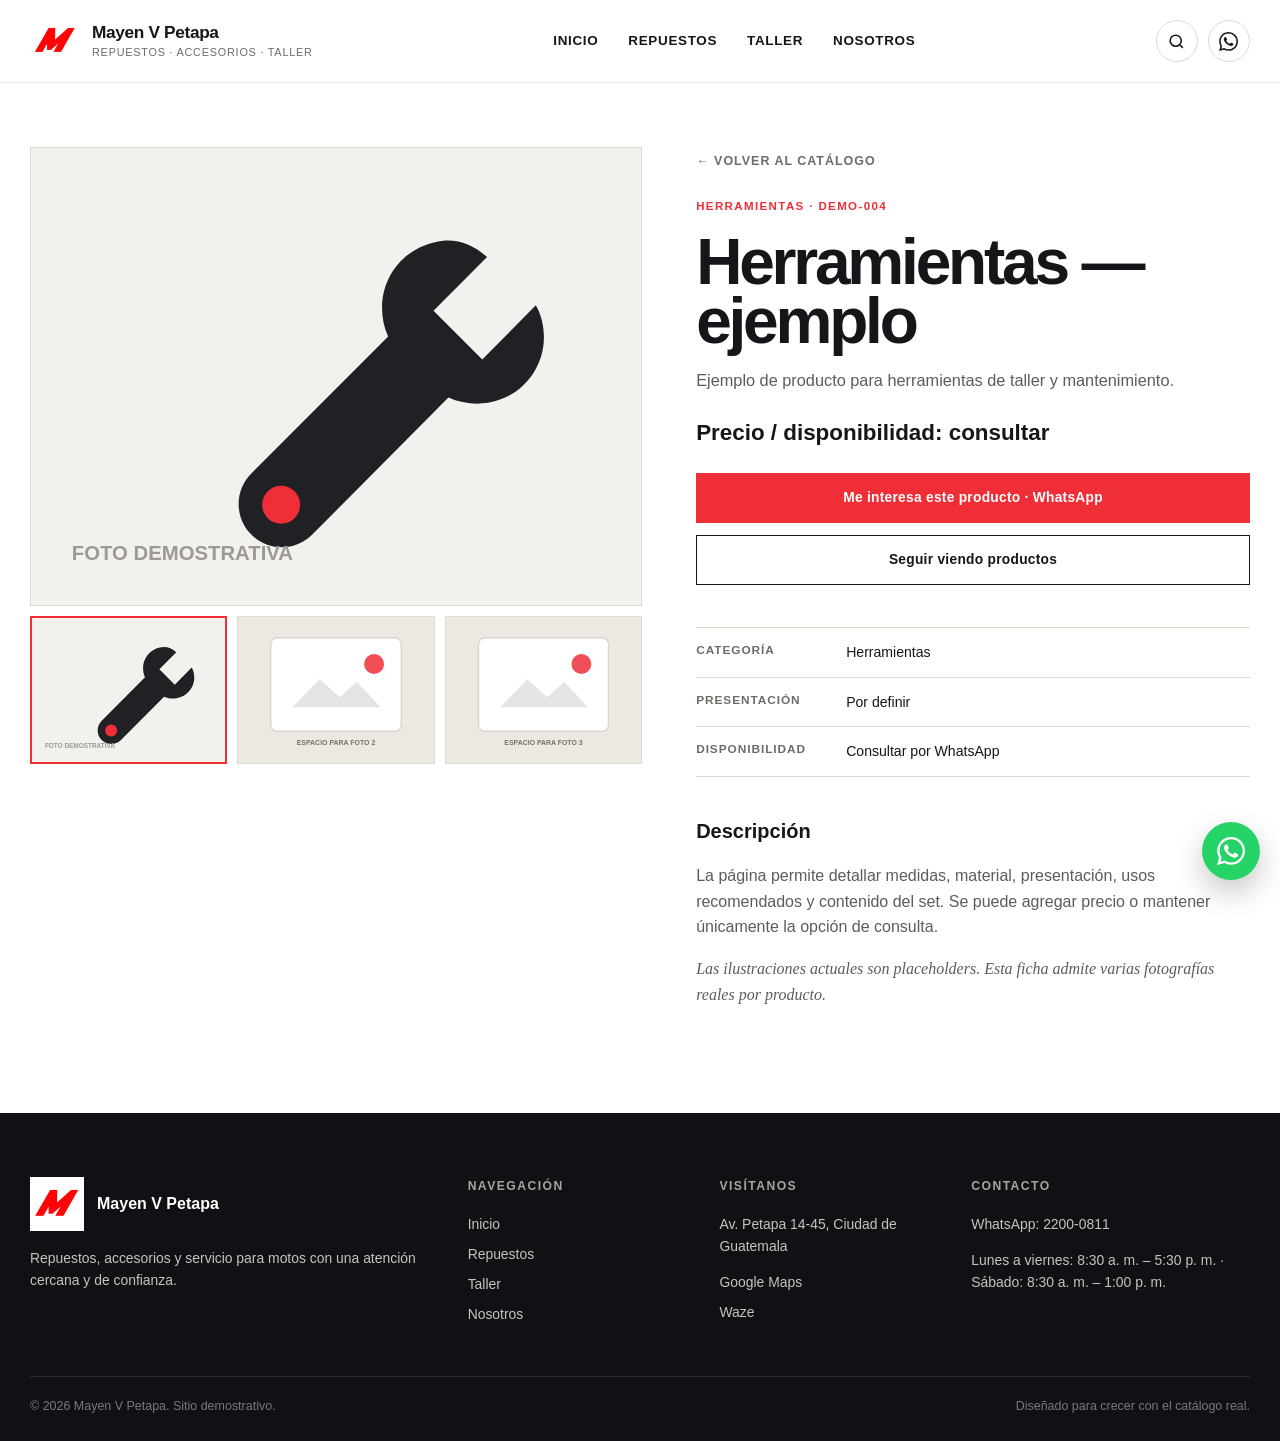
<file: productos/herramientas-demo.html>
<!doctype html><html lang="es"><head><meta charset="utf-8"><meta name="viewport" content="width=device-width,initial-scale=1"><title>Herramientas — ejemplo | Mayen V Petapa</title><meta name="description" content="Ejemplo de producto para herramientas de taller y mantenimiento."><meta property="og:title" content="Herramientas — ejemplo"><meta property="og:description" content="Ejemplo de producto para herramientas de taller y mantenimiento."><meta property="og:image" content="https://TU-DOMINIO.com/assets/products/herramientas.svg"><meta property="og:type" content="product"><meta name="theme-color" content="#ef2e38"><link rel="icon" href="../assets/images/logo-mayen.webp"><link rel="stylesheet" href="../css/styles.css"></head><body><header class="site-header">
  <div class="container header-inner">
    <a class="brand" href="../index.html" aria-label="Mayen V Petapa - Inicio">
      <img src="../assets/images/logo-mayen.webp" alt="Logo Mayen">
      <span class="brand-copy"><strong>Mayen V Petapa</strong><span>Repuestos · Accesorios · Taller</span></span>
    </a>
    <nav class="nav" aria-label="Navegación principal">
      <a href="../index.html">Inicio</a><a href="../repuestos.html">Repuestos</a><a href="../taller.html">Taller</a><a href="../nosotros.html">Nosotros</a>
    </nav>
    <div class="header-actions">
      <a class="icon-btn" href="../repuestos.html" aria-label="Buscar productos"><svg viewBox="0 0 24 24" fill="none" stroke="currentColor" stroke-width="2"><circle cx="11" cy="11" r="7"/><path d="m20 20-3.5-3.5"/></svg></a>
      <a class="icon-btn" data-whatsapp-general target="_blank" rel="noopener" aria-label="WhatsApp"><svg viewBox="0 0 24 24" fill="currentColor" aria-hidden="true"><path d="M20.52 3.48A11.82 11.82 0 0 0 12.08 0C5.53 0 .2 5.33.2 11.88c0 2.1.55 4.15 1.6 5.95L.1 24l6.3-1.65a11.86 11.86 0 0 0 5.67 1.44h.01c6.55 0 11.88-5.33 11.88-11.88 0-3.17-1.22-6.16-3.44-8.43ZM12.08 21.8h-.01a9.86 9.86 0 0 1-5.02-1.37l-.36-.22-3.74.98 1-3.64-.24-.38a9.85 9.85 0 0 1-1.51-5.29c0-5.45 4.43-9.88 9.89-9.88a9.81 9.81 0 0 1 7 2.9 9.8 9.8 0 0 1 2.9 7c-.01 5.46-4.45 9.9-9.9 9.9Zm5.42-7.4c-.3-.15-1.76-.87-2.03-.97-.27-.1-.47-.15-.67.15-.2.3-.77.97-.94 1.17-.17.2-.35.22-.65.08-.3-.15-1.25-.46-2.38-1.47a8.91 8.91 0 0 1-1.65-2.05c-.17-.3-.02-.46.13-.6.13-.13.3-.35.45-.52.15-.17.2-.3.3-.5.1-.2.05-.37-.03-.52-.07-.15-.67-1.61-.92-2.2-.24-.58-.49-.5-.67-.51h-.57c-.2 0-.52.07-.8.37-.27.3-1.04 1.02-1.04 2.48s1.07 2.87 1.22 3.07c.15.2 2.1 3.2 5.08 4.49.71.3 1.26.49 1.7.63.71.23 1.36.2 1.87.12.57-.08 1.76-.72 2-1.41.25-.7.25-1.3.18-1.42-.08-.13-.28-.2-.58-.35Z"/></svg></a>
      <button class="menu-toggle" type="button" data-menu-toggle aria-expanded="false" aria-label="Abrir menú"><svg viewBox="0 0 24 24" fill="none" stroke="currentColor" stroke-width="2"><path d="M4 7h16M4 12h16M4 17h16"/></svg></button>
    </div>
    <div class="mobile-panel" data-mobile-panel>
      <a href="../index.html">Inicio</a><a href="../repuestos.html">Repuestos</a><a href="../taller.html">Taller</a><a href="../nosotros.html">Nosotros</a><a data-whatsapp-general target="_blank" rel="noopener">WhatsApp</a>
    </div>
  </div>
</header><main><section class="product-detail"><div class="container product-detail-grid"><div><div class="product-main-image"><img data-main-image src="../assets/products/herramientas.svg" alt="Herramientas — ejemplo"></div><div class="product-thumbs"><button class="thumb active" data-thumb="../assets/products/herramientas.svg"><img src="../assets/products/herramientas.svg" alt="Vista principal"></button><button class="thumb" data-thumb="../assets/products/detalle-2.svg"><img src="../assets/products/detalle-2.svg" alt="Segunda foto pendiente"></button><button class="thumb" data-thumb="../assets/products/detalle-3.svg"><img src="../assets/products/detalle-3.svg" alt="Tercera foto pendiente"></button></div></div><div class="product-info"><a class="back-link" href="../repuestos.html">← Volver al catálogo</a><div class="product-category" style="margin-top:24px">Herramientas · DEMO-004</div><h1 data-product-name>Herramientas — ejemplo</h1><p class="lead">Ejemplo de producto para herramientas de taller y mantenimiento.</p><div class="product-price">Precio / disponibilidad: consultar</div><button class="btn btn--red" type="button" data-product-whatsapp>Me interesa este producto · WhatsApp</button><a class="btn btn--outline" href="../repuestos.html">Seguir viendo productos</a><div class="product-specs"><div class="spec-row"><strong>Categoría</strong><span>Herramientas</span></div><div class="spec-row"><strong>Presentación</strong><span>Por definir</span></div><div class="spec-row"><strong>Disponibilidad</strong><span>Consultar por WhatsApp</span></div></div><div class="product-description"><h2>Descripción</h2><p>La página permite detallar medidas, material, presentación, usos recomendados y contenido del set. Se puede agregar precio o mantener únicamente la opción de consulta.</p><p class="kicker">Las ilustraciones actuales son placeholders. Esta ficha admite varias fotografías reales por producto.</p></div></div></div></section></main><footer class="site-footer">
  <div class="container">
    <div class="footer-grid">
      <div><div class="footer-brand"><img src="../assets/images/logo-mayen.webp" alt="Mayen"><strong>Mayen V Petapa</strong></div><p>Repuestos, accesorios y servicio para motos con una atención cercana y de confianza.</p></div>
      <div><h4>Navegación</h4><a href="../index.html">Inicio</a><a href="../repuestos.html">Repuestos</a><a href="../taller.html">Taller</a><a href="../nosotros.html">Nosotros</a></div>
      <div><h4>Visítanos</h4><p data-business-address></p><a data-maps-link target="_blank" rel="noopener">Google Maps</a><a data-waze-link target="_blank" rel="noopener">Waze</a></div>
      <div><h4>Contacto</h4><a data-whatsapp-general target="_blank" rel="noopener">WhatsApp: <span data-business-phone></span></a><p data-business-hours></p></div>
    </div>
    <div class="footer-bottom"><span>© 2026 Mayen V Petapa. Sitio demostrativo.</span><span>Diseñado para crecer con el catálogo real.</span></div>
  </div>
</footer>
<a class="whatsapp-float" data-whatsapp-general target="_blank" rel="noopener" aria-label="Abrir WhatsApp"><svg viewBox="0 0 24 24" fill="currentColor" aria-hidden="true"><path d="M20.52 3.48A11.82 11.82 0 0 0 12.08 0C5.53 0 .2 5.33.2 11.88c0 2.1.55 4.15 1.6 5.95L.1 24l6.3-1.65a11.86 11.86 0 0 0 5.67 1.44h.01c6.55 0 11.88-5.33 11.88-11.88 0-3.17-1.22-6.16-3.44-8.43ZM12.08 21.8h-.01a9.86 9.86 0 0 1-5.02-1.37l-.36-.22-3.74.98 1-3.64-.24-.38a9.85 9.85 0 0 1-1.51-5.29c0-5.45 4.43-9.88 9.89-9.88a9.81 9.81 0 0 1 7 2.9 9.8 9.8 0 0 1 2.9 7c-.01 5.46-4.45 9.9-9.9 9.9Zm5.42-7.4c-.3-.15-1.76-.87-2.03-.97-.27-.1-.47-.15-.67.15-.2.3-.77.97-.94 1.17-.17.2-.35.22-.65.08-.3-.15-1.25-.46-2.38-1.47a8.91 8.91 0 0 1-1.65-2.05c-.17-.3-.02-.46.13-.6.13-.13.3-.35.45-.52.15-.17.2-.3.3-.5.1-.2.05-.37-.03-.52-.07-.15-.67-1.61-.92-2.2-.24-.58-.49-.5-.67-.51h-.57c-.2 0-.52.07-.8.37-.27.3-1.04 1.02-1.04 2.48s1.07 2.87 1.22 3.07c.15.2 2.1 3.2 5.08 4.49.71.3 1.26.49 1.7.63.71.23 1.36.2 1.87.12.57-.08 1.76-.72 2-1.41.25-.7.25-1.3.18-1.42-.08-.13-.28-.2-.58-.35Z"/></svg></a><script src="../js/config.js"></script><script src="../js/products.js"></script><script src="../js/main.js"></script></body></html>
</file>
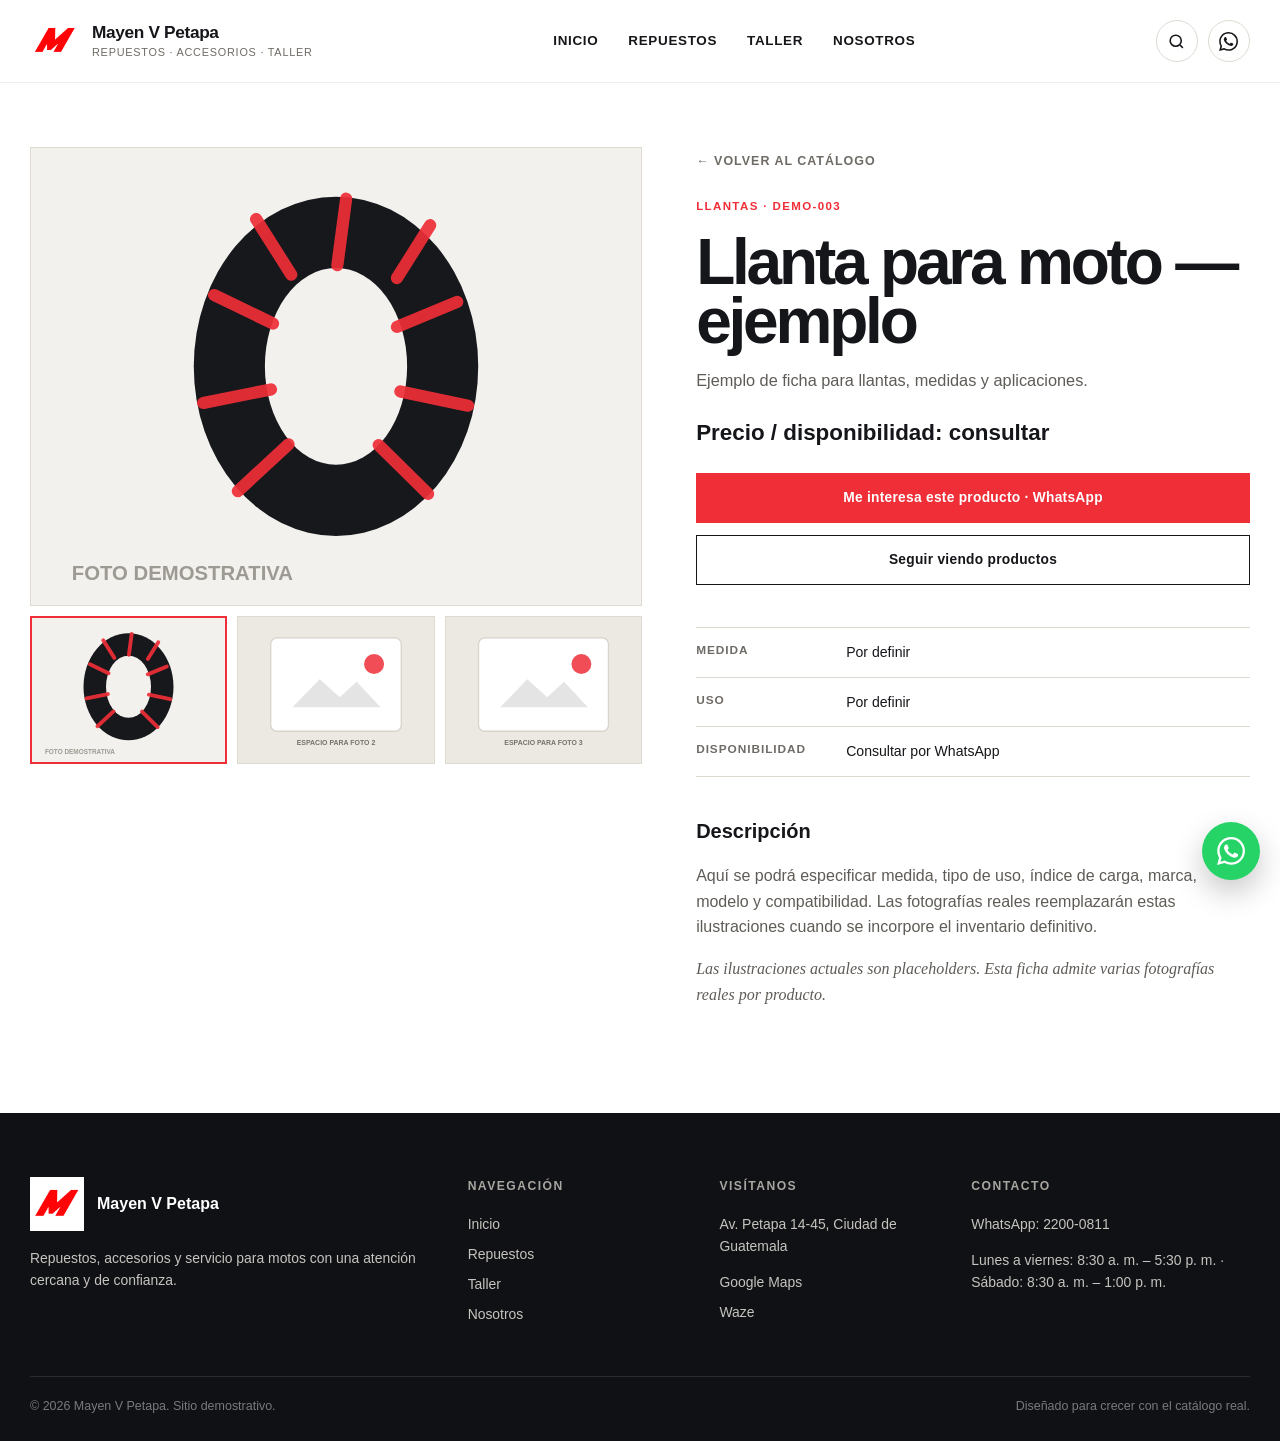
<file: productos/llanta-moto-demo.html>
<!doctype html><html lang="es"><head><meta charset="utf-8"><meta name="viewport" content="width=device-width,initial-scale=1"><title>Llanta para moto — ejemplo | Mayen V Petapa</title><meta name="description" content="Ejemplo de ficha para llantas, medidas y aplicaciones."><meta property="og:title" content="Llanta para moto — ejemplo"><meta property="og:description" content="Ejemplo de ficha para llantas, medidas y aplicaciones."><meta property="og:image" content="https://TU-DOMINIO.com/assets/products/llanta.svg"><meta property="og:type" content="product"><meta name="theme-color" content="#ef2e38"><link rel="icon" href="../assets/images/logo-mayen.webp"><link rel="stylesheet" href="../css/styles.css"></head><body><header class="site-header">
  <div class="container header-inner">
    <a class="brand" href="../index.html" aria-label="Mayen V Petapa - Inicio">
      <img src="../assets/images/logo-mayen.webp" alt="Logo Mayen">
      <span class="brand-copy"><strong>Mayen V Petapa</strong><span>Repuestos · Accesorios · Taller</span></span>
    </a>
    <nav class="nav" aria-label="Navegación principal">
      <a href="../index.html">Inicio</a><a href="../repuestos.html">Repuestos</a><a href="../taller.html">Taller</a><a href="../nosotros.html">Nosotros</a>
    </nav>
    <div class="header-actions">
      <a class="icon-btn" href="../repuestos.html" aria-label="Buscar productos"><svg viewBox="0 0 24 24" fill="none" stroke="currentColor" stroke-width="2"><circle cx="11" cy="11" r="7"/><path d="m20 20-3.5-3.5"/></svg></a>
      <a class="icon-btn" data-whatsapp-general target="_blank" rel="noopener" aria-label="WhatsApp"><svg viewBox="0 0 24 24" fill="currentColor" aria-hidden="true"><path d="M20.52 3.48A11.82 11.82 0 0 0 12.08 0C5.53 0 .2 5.33.2 11.88c0 2.1.55 4.15 1.6 5.95L.1 24l6.3-1.65a11.86 11.86 0 0 0 5.67 1.44h.01c6.55 0 11.88-5.33 11.88-11.88 0-3.17-1.22-6.16-3.44-8.43ZM12.08 21.8h-.01a9.86 9.86 0 0 1-5.02-1.37l-.36-.22-3.74.98 1-3.64-.24-.38a9.85 9.85 0 0 1-1.51-5.29c0-5.45 4.43-9.88 9.89-9.88a9.81 9.81 0 0 1 7 2.9 9.8 9.8 0 0 1 2.9 7c-.01 5.46-4.45 9.9-9.9 9.9Zm5.42-7.4c-.3-.15-1.76-.87-2.03-.97-.27-.1-.47-.15-.67.15-.2.3-.77.97-.94 1.17-.17.2-.35.22-.65.08-.3-.15-1.25-.46-2.38-1.47a8.91 8.91 0 0 1-1.65-2.05c-.17-.3-.02-.46.13-.6.13-.13.3-.35.45-.52.15-.17.2-.3.3-.5.1-.2.05-.37-.03-.52-.07-.15-.67-1.61-.92-2.2-.24-.58-.49-.5-.67-.51h-.57c-.2 0-.52.07-.8.37-.27.3-1.04 1.02-1.04 2.48s1.07 2.87 1.22 3.07c.15.2 2.1 3.2 5.08 4.49.71.3 1.26.49 1.7.63.71.23 1.36.2 1.87.12.57-.08 1.76-.72 2-1.41.25-.7.25-1.3.18-1.42-.08-.13-.28-.2-.58-.35Z"/></svg></a>
      <button class="menu-toggle" type="button" data-menu-toggle aria-expanded="false" aria-label="Abrir menú"><svg viewBox="0 0 24 24" fill="none" stroke="currentColor" stroke-width="2"><path d="M4 7h16M4 12h16M4 17h16"/></svg></button>
    </div>
    <div class="mobile-panel" data-mobile-panel>
      <a href="../index.html">Inicio</a><a href="../repuestos.html">Repuestos</a><a href="../taller.html">Taller</a><a href="../nosotros.html">Nosotros</a><a data-whatsapp-general target="_blank" rel="noopener">WhatsApp</a>
    </div>
  </div>
</header><main><section class="product-detail"><div class="container product-detail-grid"><div><div class="product-main-image"><img data-main-image src="../assets/products/llanta.svg" alt="Llanta para moto — ejemplo"></div><div class="product-thumbs"><button class="thumb active" data-thumb="../assets/products/llanta.svg"><img src="../assets/products/llanta.svg" alt="Vista principal"></button><button class="thumb" data-thumb="../assets/products/detalle-2.svg"><img src="../assets/products/detalle-2.svg" alt="Segunda foto pendiente"></button><button class="thumb" data-thumb="../assets/products/detalle-3.svg"><img src="../assets/products/detalle-3.svg" alt="Tercera foto pendiente"></button></div></div><div class="product-info"><a class="back-link" href="../repuestos.html">← Volver al catálogo</a><div class="product-category" style="margin-top:24px">Llantas · DEMO-003</div><h1 data-product-name>Llanta para moto — ejemplo</h1><p class="lead">Ejemplo de ficha para llantas, medidas y aplicaciones.</p><div class="product-price">Precio / disponibilidad: consultar</div><button class="btn btn--red" type="button" data-product-whatsapp>Me interesa este producto · WhatsApp</button><a class="btn btn--outline" href="../repuestos.html">Seguir viendo productos</a><div class="product-specs"><div class="spec-row"><strong>Medida</strong><span>Por definir</span></div><div class="spec-row"><strong>Uso</strong><span>Por definir</span></div><div class="spec-row"><strong>Disponibilidad</strong><span>Consultar por WhatsApp</span></div></div><div class="product-description"><h2>Descripción</h2><p>Aquí se podrá especificar medida, tipo de uso, índice de carga, marca, modelo y compatibilidad. Las fotografías reales reemplazarán estas ilustraciones cuando se incorpore el inventario definitivo.</p><p class="kicker">Las ilustraciones actuales son placeholders. Esta ficha admite varias fotografías reales por producto.</p></div></div></div></section></main><footer class="site-footer">
  <div class="container">
    <div class="footer-grid">
      <div><div class="footer-brand"><img src="../assets/images/logo-mayen.webp" alt="Mayen"><strong>Mayen V Petapa</strong></div><p>Repuestos, accesorios y servicio para motos con una atención cercana y de confianza.</p></div>
      <div><h4>Navegación</h4><a href="../index.html">Inicio</a><a href="../repuestos.html">Repuestos</a><a href="../taller.html">Taller</a><a href="../nosotros.html">Nosotros</a></div>
      <div><h4>Visítanos</h4><p data-business-address></p><a data-maps-link target="_blank" rel="noopener">Google Maps</a><a data-waze-link target="_blank" rel="noopener">Waze</a></div>
      <div><h4>Contacto</h4><a data-whatsapp-general target="_blank" rel="noopener">WhatsApp: <span data-business-phone></span></a><p data-business-hours></p></div>
    </div>
    <div class="footer-bottom"><span>© 2026 Mayen V Petapa. Sitio demostrativo.</span><span>Diseñado para crecer con el catálogo real.</span></div>
  </div>
</footer>
<a class="whatsapp-float" data-whatsapp-general target="_blank" rel="noopener" aria-label="Abrir WhatsApp"><svg viewBox="0 0 24 24" fill="currentColor" aria-hidden="true"><path d="M20.52 3.48A11.82 11.82 0 0 0 12.08 0C5.53 0 .2 5.33.2 11.88c0 2.1.55 4.15 1.6 5.95L.1 24l6.3-1.65a11.86 11.86 0 0 0 5.67 1.44h.01c6.55 0 11.88-5.33 11.88-11.88 0-3.17-1.22-6.16-3.44-8.43ZM12.08 21.8h-.01a9.86 9.86 0 0 1-5.02-1.37l-.36-.22-3.74.98 1-3.64-.24-.38a9.85 9.85 0 0 1-1.51-5.29c0-5.45 4.43-9.88 9.89-9.88a9.81 9.81 0 0 1 7 2.9 9.8 9.8 0 0 1 2.9 7c-.01 5.46-4.45 9.9-9.9 9.9Zm5.42-7.4c-.3-.15-1.76-.87-2.03-.97-.27-.1-.47-.15-.67.15-.2.3-.77.97-.94 1.17-.17.2-.35.22-.65.08-.3-.15-1.25-.46-2.38-1.47a8.91 8.91 0 0 1-1.65-2.05c-.17-.3-.02-.46.13-.6.13-.13.3-.35.45-.52.15-.17.2-.3.3-.5.1-.2.05-.37-.03-.52-.07-.15-.67-1.61-.92-2.2-.24-.58-.49-.5-.67-.51h-.57c-.2 0-.52.07-.8.37-.27.3-1.04 1.02-1.04 2.48s1.07 2.87 1.22 3.07c.15.2 2.1 3.2 5.08 4.49.71.3 1.26.49 1.7.63.71.23 1.36.2 1.87.12.57-.08 1.76-.72 2-1.41.25-.7.25-1.3.18-1.42-.08-.13-.28-.2-.58-.35Z"/></svg></a><script src="../js/config.js"></script><script src="../js/products.js"></script><script src="../js/main.js"></script></body></html>
</file>
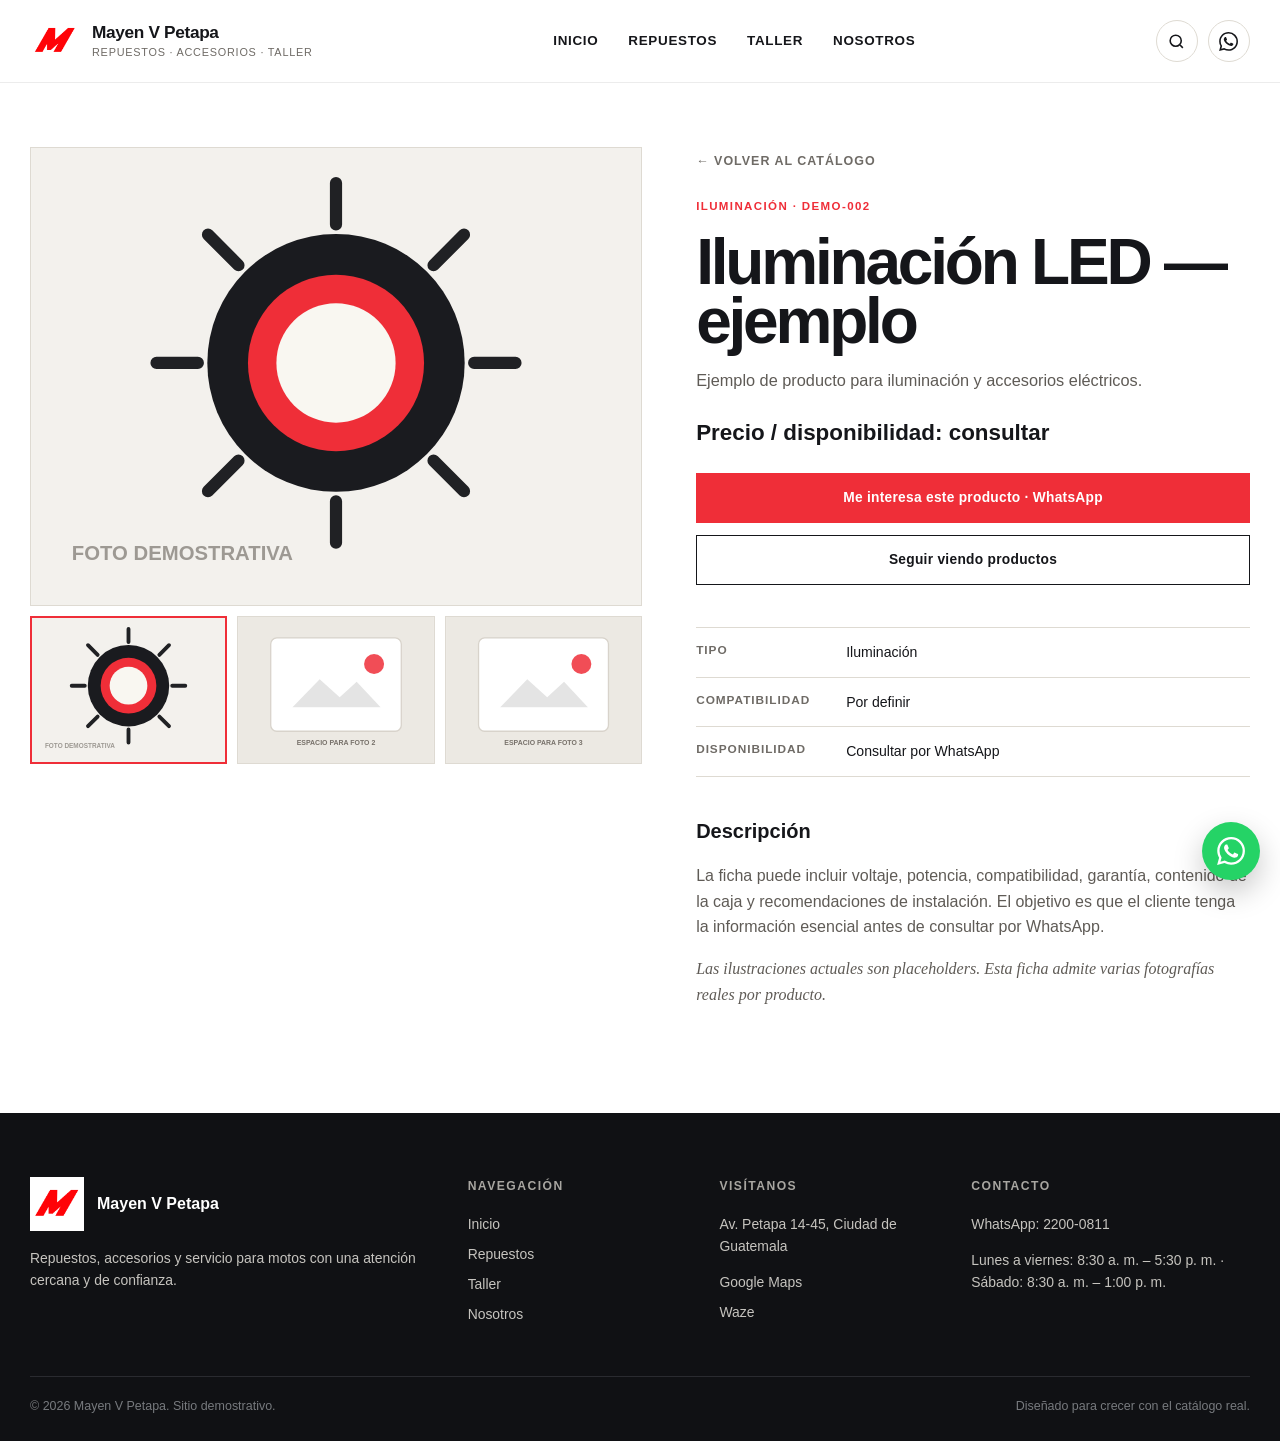
<file: productos/luces-led-demo.html>
<!doctype html><html lang="es"><head><meta charset="utf-8"><meta name="viewport" content="width=device-width,initial-scale=1"><title>Iluminación LED — ejemplo | Mayen V Petapa</title><meta name="description" content="Ejemplo de producto para iluminación y accesorios eléctricos."><meta property="og:title" content="Iluminación LED — ejemplo"><meta property="og:description" content="Ejemplo de producto para iluminación y accesorios eléctricos."><meta property="og:image" content="https://TU-DOMINIO.com/assets/products/luces-led.svg"><meta property="og:type" content="product"><meta name="theme-color" content="#ef2e38"><link rel="icon" href="../assets/images/logo-mayen.webp"><link rel="stylesheet" href="../css/styles.css"></head><body><header class="site-header">
  <div class="container header-inner">
    <a class="brand" href="../index.html" aria-label="Mayen V Petapa - Inicio">
      <img src="../assets/images/logo-mayen.webp" alt="Logo Mayen">
      <span class="brand-copy"><strong>Mayen V Petapa</strong><span>Repuestos · Accesorios · Taller</span></span>
    </a>
    <nav class="nav" aria-label="Navegación principal">
      <a href="../index.html">Inicio</a><a href="../repuestos.html">Repuestos</a><a href="../taller.html">Taller</a><a href="../nosotros.html">Nosotros</a>
    </nav>
    <div class="header-actions">
      <a class="icon-btn" href="../repuestos.html" aria-label="Buscar productos"><svg viewBox="0 0 24 24" fill="none" stroke="currentColor" stroke-width="2"><circle cx="11" cy="11" r="7"/><path d="m20 20-3.5-3.5"/></svg></a>
      <a class="icon-btn" data-whatsapp-general target="_blank" rel="noopener" aria-label="WhatsApp"><svg viewBox="0 0 24 24" fill="currentColor" aria-hidden="true"><path d="M20.52 3.48A11.82 11.82 0 0 0 12.08 0C5.53 0 .2 5.33.2 11.88c0 2.1.55 4.15 1.6 5.95L.1 24l6.3-1.65a11.86 11.86 0 0 0 5.67 1.44h.01c6.55 0 11.88-5.33 11.88-11.88 0-3.17-1.22-6.16-3.44-8.43ZM12.08 21.8h-.01a9.86 9.86 0 0 1-5.02-1.37l-.36-.22-3.74.98 1-3.64-.24-.38a9.85 9.85 0 0 1-1.51-5.29c0-5.45 4.43-9.88 9.89-9.88a9.81 9.81 0 0 1 7 2.9 9.8 9.8 0 0 1 2.9 7c-.01 5.46-4.45 9.9-9.9 9.9Zm5.42-7.4c-.3-.15-1.76-.87-2.03-.97-.27-.1-.47-.15-.67.15-.2.3-.77.97-.94 1.17-.17.2-.35.22-.65.08-.3-.15-1.25-.46-2.38-1.47a8.91 8.91 0 0 1-1.65-2.05c-.17-.3-.02-.46.13-.6.13-.13.3-.35.45-.52.15-.17.2-.3.3-.5.1-.2.05-.37-.03-.52-.07-.15-.67-1.61-.92-2.2-.24-.58-.49-.5-.67-.51h-.57c-.2 0-.52.07-.8.37-.27.3-1.04 1.02-1.04 2.48s1.07 2.87 1.22 3.07c.15.2 2.1 3.2 5.08 4.49.71.3 1.26.49 1.7.63.71.23 1.36.2 1.87.12.57-.08 1.76-.72 2-1.41.25-.7.25-1.3.18-1.42-.08-.13-.28-.2-.58-.35Z"/></svg></a>
      <button class="menu-toggle" type="button" data-menu-toggle aria-expanded="false" aria-label="Abrir menú"><svg viewBox="0 0 24 24" fill="none" stroke="currentColor" stroke-width="2"><path d="M4 7h16M4 12h16M4 17h16"/></svg></button>
    </div>
    <div class="mobile-panel" data-mobile-panel>
      <a href="../index.html">Inicio</a><a href="../repuestos.html">Repuestos</a><a href="../taller.html">Taller</a><a href="../nosotros.html">Nosotros</a><a data-whatsapp-general target="_blank" rel="noopener">WhatsApp</a>
    </div>
  </div>
</header><main><section class="product-detail"><div class="container product-detail-grid"><div><div class="product-main-image"><img data-main-image src="../assets/products/luces-led.svg" alt="Iluminación LED — ejemplo"></div><div class="product-thumbs"><button class="thumb active" data-thumb="../assets/products/luces-led.svg"><img src="../assets/products/luces-led.svg" alt="Vista principal"></button><button class="thumb" data-thumb="../assets/products/detalle-2.svg"><img src="../assets/products/detalle-2.svg" alt="Segunda foto pendiente"></button><button class="thumb" data-thumb="../assets/products/detalle-3.svg"><img src="../assets/products/detalle-3.svg" alt="Tercera foto pendiente"></button></div></div><div class="product-info"><a class="back-link" href="../repuestos.html">← Volver al catálogo</a><div class="product-category" style="margin-top:24px">Iluminación · DEMO-002</div><h1 data-product-name>Iluminación LED — ejemplo</h1><p class="lead">Ejemplo de producto para iluminación y accesorios eléctricos.</p><div class="product-price">Precio / disponibilidad: consultar</div><button class="btn btn--red" type="button" data-product-whatsapp>Me interesa este producto · WhatsApp</button><a class="btn btn--outline" href="../repuestos.html">Seguir viendo productos</a><div class="product-specs"><div class="spec-row"><strong>Tipo</strong><span>Iluminación</span></div><div class="spec-row"><strong>Compatibilidad</strong><span>Por definir</span></div><div class="spec-row"><strong>Disponibilidad</strong><span>Consultar por WhatsApp</span></div></div><div class="product-description"><h2>Descripción</h2><p>La ficha puede incluir voltaje, potencia, compatibilidad, garantía, contenido de la caja y recomendaciones de instalación. El objetivo es que el cliente tenga la información esencial antes de consultar por WhatsApp.</p><p class="kicker">Las ilustraciones actuales son placeholders. Esta ficha admite varias fotografías reales por producto.</p></div></div></div></section></main><footer class="site-footer">
  <div class="container">
    <div class="footer-grid">
      <div><div class="footer-brand"><img src="../assets/images/logo-mayen.webp" alt="Mayen"><strong>Mayen V Petapa</strong></div><p>Repuestos, accesorios y servicio para motos con una atención cercana y de confianza.</p></div>
      <div><h4>Navegación</h4><a href="../index.html">Inicio</a><a href="../repuestos.html">Repuestos</a><a href="../taller.html">Taller</a><a href="../nosotros.html">Nosotros</a></div>
      <div><h4>Visítanos</h4><p data-business-address></p><a data-maps-link target="_blank" rel="noopener">Google Maps</a><a data-waze-link target="_blank" rel="noopener">Waze</a></div>
      <div><h4>Contacto</h4><a data-whatsapp-general target="_blank" rel="noopener">WhatsApp: <span data-business-phone></span></a><p data-business-hours></p></div>
    </div>
    <div class="footer-bottom"><span>© 2026 Mayen V Petapa. Sitio demostrativo.</span><span>Diseñado para crecer con el catálogo real.</span></div>
  </div>
</footer>
<a class="whatsapp-float" data-whatsapp-general target="_blank" rel="noopener" aria-label="Abrir WhatsApp"><svg viewBox="0 0 24 24" fill="currentColor" aria-hidden="true"><path d="M20.52 3.48A11.82 11.82 0 0 0 12.08 0C5.53 0 .2 5.33.2 11.88c0 2.1.55 4.15 1.6 5.95L.1 24l6.3-1.65a11.86 11.86 0 0 0 5.67 1.44h.01c6.55 0 11.88-5.33 11.88-11.88 0-3.17-1.22-6.16-3.44-8.43ZM12.08 21.8h-.01a9.86 9.86 0 0 1-5.02-1.37l-.36-.22-3.74.98 1-3.64-.24-.38a9.85 9.85 0 0 1-1.51-5.29c0-5.45 4.43-9.88 9.89-9.88a9.81 9.81 0 0 1 7 2.9 9.8 9.8 0 0 1 2.9 7c-.01 5.46-4.45 9.9-9.9 9.9Zm5.42-7.4c-.3-.15-1.76-.87-2.03-.97-.27-.1-.47-.15-.67.15-.2.3-.77.97-.94 1.17-.17.2-.35.22-.65.08-.3-.15-1.25-.46-2.38-1.47a8.91 8.91 0 0 1-1.65-2.05c-.17-.3-.02-.46.13-.6.13-.13.3-.35.45-.52.15-.17.2-.3.3-.5.1-.2.05-.37-.03-.52-.07-.15-.67-1.61-.92-2.2-.24-.58-.49-.5-.67-.51h-.57c-.2 0-.52.07-.8.37-.27.3-1.04 1.02-1.04 2.48s1.07 2.87 1.22 3.07c.15.2 2.1 3.2 5.08 4.49.71.3 1.26.49 1.7.63.71.23 1.36.2 1.87.12.57-.08 1.76-.72 2-1.41.25-.7.25-1.3.18-1.42-.08-.13-.28-.2-.58-.35Z"/></svg></a><script src="../js/config.js"></script><script src="../js/products.js"></script><script src="../js/main.js"></script></body></html>
</file>
<file: css/styles.css>
:root{
  --red:#ef2e38;
  --red-dark:#cf2029;
  --ink:#15161a;
  --ink-2:#24252a;
  --paper:#f6f4ef;
  --paper-2:#ece9e2;
  --white:#fff;
  --muted:#6f6b66;
  --line:#dedad2;
  --max:1220px;
  --radius:18px;
  --shadow:0 18px 50px rgba(20,20,20,.10);
}
*{box-sizing:border-box}
html{scroll-behavior:smooth}
body{margin:0;font-family:Arial,Helvetica,sans-serif;color:var(--ink);background:#fff;line-height:1.6}
img{max-width:100%;display:block}
a{color:inherit}
button,input,select,textarea{font:inherit}
.container{width:min(calc(100% - 36px),var(--max));margin-inline:auto}
.eyebrow{display:inline-flex;align-items:center;gap:8px;font-size:.76rem;letter-spacing:.16em;text-transform:uppercase;font-weight:800;color:var(--red)}
.eyebrow::before{content:"";width:28px;height:2px;background:currentColor}
.section{padding:90px 0}
.section--soft{background:var(--paper)}
.section--dark{background:var(--ink);color:#fff}
.section-head{display:flex;align-items:end;justify-content:space-between;gap:24px;margin-bottom:34px}
.section-head h2,.display-title{margin:.25rem 0 0;font-size:clamp(2.1rem,5vw,4.6rem);line-height:.95;letter-spacing:-.045em;font-weight:900}
.section-head p{max-width:560px;margin:0;color:var(--muted)}
.section--dark .section-head p{color:#c9c6c1}
.btn{display:inline-flex;align-items:center;justify-content:center;gap:10px;min-height:50px;padding:0 20px;border:1px solid transparent;text-decoration:none;font-weight:800;font-size:.86rem;letter-spacing:.02em;transition:.2s ease;cursor:pointer}
.btn:hover{transform:translateY(-2px)}
.btn--red{background:var(--red);color:#fff}
.btn--red:hover{background:var(--red-dark)}
.btn--dark{background:var(--ink);color:#fff}
.btn--outline{border-color:var(--ink);background:transparent;color:var(--ink)}
.btn--outline-light{border-color:#fff;background:transparent;color:#fff}
.btn--light{background:#fff;color:var(--ink)}
.btn--small{min-height:42px;padding:0 15px;font-size:.78rem}

/* Header */
.site-header{position:sticky;top:0;z-index:1000;background:rgba(255,255,255,.96);backdrop-filter:blur(12px);border-bottom:1px solid rgba(20,20,20,.08)}
.header-inner{height:82px;display:flex;align-items:center;justify-content:space-between;gap:24px}
.brand{display:flex;align-items:center;gap:12px;text-decoration:none;min-width:max-content}
.brand img{width:50px;height:50px;object-fit:cover;border-radius:4px}
.brand-copy{display:flex;flex-direction:column;line-height:1}
.brand-copy strong{font-size:1.08rem;letter-spacing:-.02em}
.brand-copy span{font-size:.68rem;color:var(--muted);margin-top:5px;letter-spacing:.07em;text-transform:uppercase}
.nav{display:flex;align-items:center;gap:30px}
.nav a{text-decoration:none;font-size:.84rem;font-weight:800;letter-spacing:.05em;text-transform:uppercase;position:relative}
.nav a::after{content:"";position:absolute;height:2px;background:var(--red);left:0;right:100%;bottom:-8px;transition:.2s ease}
.nav a:hover::after,.nav a.active::after{right:0}
.header-actions{display:flex;align-items:center;gap:10px}
.icon-btn{width:42px;height:42px;display:grid;place-items:center;border:1px solid var(--line);background:#fff;text-decoration:none;border-radius:50%}
.icon-btn svg{width:19px;height:19px}
.menu-toggle{display:none;width:44px;height:44px;border:0;background:var(--ink);color:#fff;border-radius:50%;align-items:center;justify-content:center;cursor:pointer}
.mobile-panel{display:none}

/* Hero */
.hero{background:var(--paper);padding:52px 0 34px;overflow:hidden}
.hero-grid{display:grid;grid-template-columns:1.02fr .98fr;align-items:center;gap:44px;min-height:640px}
.hero h1{font-size:clamp(3.6rem,7vw,7.2rem);line-height:.82;letter-spacing:-.065em;margin:18px 0 26px;font-weight:900;max-width:720px}
.hero h1 .red{color:var(--red)}
.hero-copy>p{font-size:1.08rem;max-width:590px;color:#595651;margin-bottom:30px}
.hero-actions{display:flex;gap:12px;flex-wrap:wrap}
.hero-trust{display:flex;align-items:center;gap:22px;margin-top:42px;padding-top:24px;border-top:1px solid var(--line)}
.hero-trust strong{display:block;font-size:1.45rem;line-height:1}
.hero-trust span{font-size:.78rem;color:var(--muted)}
.hero-media{position:relative;min-height:560px}
.hero-photo{position:absolute;inset:20px 0 20px 54px;border-radius:var(--radius);overflow:hidden;box-shadow:var(--shadow);background:#ddd}
.hero-photo img{width:100%;height:100%;object-fit:cover}
.hero-photo::after{content:"";position:absolute;inset:0;background:linear-gradient(180deg,transparent 55%,rgba(0,0,0,.48))}
.hero-card{position:absolute;left:0;bottom:0;z-index:3;background:var(--ink);color:#fff;padding:22px 24px;width:min(340px,80%);box-shadow:var(--shadow)}
.hero-card small{display:block;color:#aaa8a2;text-transform:uppercase;letter-spacing:.12em;font-weight:800;margin-bottom:5px}
.hero-card strong{font-size:1.45rem;line-height:1.1;display:block}
.hero-mark{position:absolute;right:-34px;top:-10px;color:var(--red);font-size:14rem;line-height:1;font-weight:900;opacity:.08;transform:rotate(-8deg)}

/* Quick links */
.quick-grid{display:grid;grid-template-columns:repeat(3,1fr);gap:16px;margin-top:-1px}
.quick-card{position:relative;min-height:190px;padding:26px;background:#fff;border:1px solid var(--line);text-decoration:none;display:flex;flex-direction:column;justify-content:space-between;overflow:hidden;transition:.2s ease}
.quick-card:hover{border-color:var(--red);transform:translateY(-4px);box-shadow:0 16px 34px rgba(20,20,20,.08)}
.quick-card .num{font-size:.75rem;font-weight:800;color:var(--red)}
.quick-card h3{font-size:1.4rem;margin:35px 0 4px}
.quick-card p{margin:0;color:var(--muted);font-size:.92rem;max-width:260px}
.quick-card .arrow{position:absolute;right:18px;top:18px;font-size:1.6rem}

/* Products */
.product-grid{display:grid;grid-template-columns:repeat(3,1fr);gap:22px}
.product-card{background:#fff;border:1px solid var(--line);overflow:hidden;transition:.2s ease;position:relative}
.product-card:hover{transform:translateY(-5px);box-shadow:var(--shadow)}
.product-image{aspect-ratio:4/3;background:#f3f1ed;overflow:hidden;display:block}
.product-image img{width:100%;height:100%;object-fit:cover;transition:transform .35s ease}
.product-card:hover .product-image img{transform:scale(1.03)}
.product-body{padding:20px}
.product-category{font-size:.72rem;text-transform:uppercase;letter-spacing:.12em;font-weight:800;color:var(--red)}
.product-body h3{font-size:1.15rem;line-height:1.25;margin:7px 0 8px}
.product-body p{color:var(--muted);font-size:.9rem;margin:0 0 16px}
.product-footer{display:flex;align-items:center;justify-content:space-between;gap:12px;border-top:1px solid var(--line);padding-top:15px}
.product-footer strong{font-size:.9rem}
.demo-badge{position:absolute;top:12px;left:12px;z-index:2;background:var(--ink);color:#fff;padding:7px 10px;font-size:.66rem;font-weight:800;letter-spacing:.09em;text-transform:uppercase}

/* Motobox block */
.motobox-grid{display:grid;grid-template-columns:1fr .86fr;gap:50px;align-items:center}
.motobox-photo{position:relative}
.motobox-photo img{width:100%;aspect-ratio:4/3;object-fit:cover}
.motobox-logo-card{position:absolute;right:-25px;bottom:-28px;background:#fff;width:240px;padding:18px;border:1px solid #e6e2dc;box-shadow:var(--shadow)}
.motobox-logo-card img{width:100%;height:120px;object-fit:contain;background:#111}
.motobox-copy h2{font-size:clamp(2.5rem,5vw,5.3rem);line-height:.92;letter-spacing:-.05em;margin:13px 0 24px}
.motobox-copy p{color:#c8c5bf;font-size:1rem;max-width:540px}
.service-mini{display:grid;grid-template-columns:1fr 1fr;gap:12px;margin:28px 0 30px}
.service-mini div{border-top:1px solid #3b3c40;padding-top:12px}
.service-mini strong{display:block;color:#fff}
.service-mini span{color:#989994;font-size:.82rem}

/* Story */
.story-grid{display:grid;grid-template-columns:.9fr 1.1fr;gap:60px;align-items:center}
.story-photo{position:relative}
.story-photo img{width:100%;aspect-ratio:5/4;object-fit:cover;filter:saturate(.82)}
.story-stamp{position:absolute;right:-22px;bottom:-22px;background:var(--red);color:#fff;width:150px;height:150px;border-radius:50%;display:grid;place-items:center;text-align:center;font-weight:900;line-height:1.05;transform:rotate(-8deg);box-shadow:var(--shadow)}
.story-copy h2{font-size:clamp(2.5rem,5vw,5rem);line-height:.95;letter-spacing:-.05em;margin:15px 0 22px}
.story-copy p{color:#5f5b56}

/* Visit */
.visit-card{display:grid;grid-template-columns:1fr 1fr;background:var(--ink);color:#fff;overflow:hidden}
.visit-copy{padding:50px}
.visit-copy h2{font-size:clamp(2.3rem,4vw,4.5rem);line-height:.95;letter-spacing:-.04em;margin:10px 0 24px}
.visit-details{display:grid;gap:14px;margin:26px 0}
.visit-details span{display:block;color:#a7a49f;font-size:.76rem;text-transform:uppercase;letter-spacing:.11em;font-weight:800}
.visit-details strong{font-size:1rem}
.visit-photo img{width:100%;height:100%;object-fit:cover;min-height:430px}

/* Inner hero */
.inner-hero{background:var(--paper);padding:72px 0 58px;border-bottom:1px solid var(--line)}
.inner-hero .container{display:grid;grid-template-columns:1fr .75fr;gap:60px;align-items:end}
.inner-hero h1{font-size:clamp(3.6rem,7vw,7rem);line-height:.86;letter-spacing:-.06em;margin:14px 0 0}
.inner-hero p{color:var(--muted);font-size:1.02rem;margin:0}

/* catalog filters */
.catalog-toolbar{display:grid;grid-template-columns:1fr auto;gap:18px;align-items:center;margin-bottom:28px}
.search-wrap{position:relative}
.search-wrap input{width:100%;height:52px;border:1px solid var(--line);padding:0 48px 0 16px;background:#fff;outline:none}
.search-wrap input:focus{border-color:var(--red)}
.search-wrap svg{position:absolute;right:16px;top:17px;width:18px;height:18px;color:#777}
.filters{display:flex;gap:8px;flex-wrap:wrap}
.filter-btn{height:42px;padding:0 14px;background:#fff;border:1px solid var(--line);font-weight:800;font-size:.76rem;cursor:pointer}
.filter-btn.active,.filter-btn:hover{background:var(--ink);color:#fff;border-color:var(--ink)}
.catalog-note{margin-top:26px;color:var(--muted);font-size:.82rem}

/* Taller */
.taller-hero{padding:70px 0;background:#111;color:#fff;overflow:hidden}
.taller-grid{display:grid;grid-template-columns:.9fr 1.1fr;gap:60px;align-items:center}
.taller-logo-wrap{max-width:520px;margin-bottom:24px;padding:20px;background:#050505;border:1px solid #323338}
.taller-logo-wrap img{width:100%;height:220px;object-fit:contain}
.taller-copy h1{font-size:clamp(3.2rem,6vw,6.3rem);line-height:.88;letter-spacing:-.055em;margin:10px 0 20px}
.taller-copy p{color:#c7c3bd;max-width:570px}
.taller-photo{position:relative}
.taller-photo img{width:100%;aspect-ratio:4/5;object-fit:cover}
.taller-photo::after{content:"";position:absolute;inset:0;border:1px solid rgba(255,255,255,.14);pointer-events:none}
.services-grid{display:grid;grid-template-columns:repeat(4,1fr);gap:15px}
.service-card{padding:26px;border:1px solid var(--line);background:#fff;min-height:240px}
.service-card .service-no{font-size:.72rem;color:var(--red);font-weight:800}
.service-card h3{margin:50px 0 10px;font-size:1.25rem}
.service-card p{margin:0;color:var(--muted);font-size:.9rem}

/* About */
.about-lead{display:grid;grid-template-columns:1fr 1fr;gap:60px;align-items:start}
.about-lead h2{font-size:clamp(2.7rem,5vw,5rem);line-height:.95;letter-spacing:-.05em;margin:13px 0 0}
.about-lead p{font-size:1.02rem;color:#5f5b56}
.timeline{margin-top:52px;border-top:1px solid var(--line)}
.timeline-item{display:grid;grid-template-columns:180px 1fr;gap:30px;padding:28px 0;border-bottom:1px solid var(--line)}
.timeline-item .year{font-size:2rem;font-weight:900;color:var(--red)}
.timeline-item h3{margin:0 0 6px;font-size:1.2rem}
.timeline-item p{margin:0;color:var(--muted)}
.team-dummy{display:grid;grid-template-columns:.9fr 1.1fr;background:var(--ink);color:#fff;overflow:hidden}
.team-placeholder{min-height:420px;background:linear-gradient(135deg,#2b2c31,#15161a);display:grid;place-items:center;padding:40px;text-align:center}
.team-placeholder .avatar-row{display:flex;justify-content:center;gap:14px;margin-bottom:20px}
.avatar{width:74px;height:74px;border-radius:50%;background:#3c3d43;border:2px solid #55565d}
.team-placeholder strong{font-size:1.2rem}
.team-placeholder span{display:block;color:#9b9b98;font-size:.83rem;margin-top:7px}
.team-copy{padding:50px}
.team-copy h2{font-size:clamp(2.2rem,4vw,4.1rem);line-height:.95;letter-spacing:-.04em;margin:12px 0 20px}
.team-copy p{color:#c3c0bb}

/* Product detail */
.product-detail{padding:64px 0 90px}
.product-detail-grid{display:grid;grid-template-columns:1.05fr .95fr;gap:54px;align-items:start}
.product-main-image{background:var(--paper);border:1px solid var(--line);aspect-ratio:4/3;overflow:hidden}
.product-main-image img{width:100%;height:100%;object-fit:cover}
.product-thumbs{display:grid;grid-template-columns:repeat(3,1fr);gap:10px;margin-top:10px}
.thumb{border:1px solid var(--line);background:#fff;padding:0;cursor:pointer;aspect-ratio:4/3;overflow:hidden}
.thumb.active{border:2px solid var(--red)}
.thumb img{width:100%;height:100%;object-fit:cover}
.product-info{position:sticky;top:110px}
.product-info .back-link{font-size:.78rem;font-weight:800;text-transform:uppercase;letter-spacing:.08em;text-decoration:none;color:var(--muted)}
.product-info h1{font-size:clamp(2.6rem,5vw,5.1rem);line-height:.92;letter-spacing:-.05em;margin:18px 0 16px}
.product-info .lead{font-size:1.02rem;color:#5f5b56}
.product-price{font-size:1.4rem;font-weight:900;margin:22px 0}
.product-info .btn{width:100%;margin-bottom:12px}
.product-specs{margin-top:30px;border-top:1px solid var(--line)}
.spec-row{display:grid;grid-template-columns:130px 1fr;gap:20px;padding:13px 0;border-bottom:1px solid var(--line);font-size:.88rem}
.spec-row strong{font-size:.74rem;text-transform:uppercase;letter-spacing:.08em;color:var(--muted)}
.product-description{margin-top:38px}
.product-description h2{font-size:1.25rem}
.product-description p{color:#5f5b56}

/* WhatsApp */
.whatsapp-float{position:fixed;right:20px;bottom:20px;z-index:900;width:58px;height:58px;border-radius:50%;display:grid;place-items:center;background:#25D366;color:#fff;box-shadow:0 12px 30px rgba(0,0,0,.22);text-decoration:none}
.whatsapp-float svg{width:28px;height:28px}

/* footer */
.site-footer{background:#101114;color:#fff;padding:64px 0 24px}
.footer-grid{display:grid;grid-template-columns:1.3fr .7fr .7fr .9fr;gap:35px}
.footer-brand{display:flex;align-items:center;gap:13px;margin-bottom:16px}
.footer-brand img{width:54px;height:54px;object-fit:cover}
.footer-grid h4{font-size:.76rem;letter-spacing:.12em;text-transform:uppercase;color:#a8a6a1;margin:0 0 16px}
.footer-grid p,.footer-grid a{color:#c6c4bf;font-size:.87rem;text-decoration:none}
.footer-grid a{display:block;margin:8px 0}
.footer-grid a:hover{color:#fff}
.footer-bottom{border-top:1px solid #2a2b30;margin-top:42px;padding-top:20px;display:flex;justify-content:space-between;gap:20px;color:#777a7e;font-size:.78rem}

/* utility */
.hide{display:none!important}
.notice{padding:14px 16px;border:1px solid #f1c7ca;background:#fff4f5;color:#7e2329;font-size:.86rem;margin-bottom:24px}
.kicker{font-family:Georgia,serif;font-style:italic;color:var(--muted)}

@media(max-width:1050px){
  .nav{gap:18px}
  .hero-grid,.motobox-grid,.story-grid,.taller-grid,.product-detail-grid{gap:34px}
  .services-grid{grid-template-columns:1fr 1fr}
  .footer-grid{grid-template-columns:1fr 1fr}
}
@media(max-width:860px){
  .nav,.header-actions .icon-btn{display:none}
  .menu-toggle{display:flex}
  .mobile-panel.open{display:block;position:absolute;top:82px;left:0;right:0;background:#fff;border-bottom:1px solid var(--line);padding:16px 18px 22px;box-shadow:0 14px 30px rgba(0,0,0,.08)}
  .mobile-panel a{display:block;padding:12px 6px;border-bottom:1px solid #eee;text-decoration:none;font-weight:800;text-transform:uppercase;font-size:.83rem}
  .hero-grid,.motobox-grid,.story-grid,.inner-hero .container,.taller-grid,.about-lead,.visit-card,.product-detail-grid,.team-dummy{grid-template-columns:1fr}
  .hero-grid{min-height:auto;padding-bottom:20px}
  .hero-media{min-height:470px}
  .hero-photo{inset:10px 0 20px 30px}
  .quick-grid,.product-grid{grid-template-columns:1fr 1fr}
  .story-copy{order:-1}
  .story-stamp{right:12px}
  .visit-photo img{min-height:320px}
  .inner-hero{padding-top:54px}
  .catalog-toolbar{grid-template-columns:1fr}
  .product-info{position:static}
  .footer-grid{grid-template-columns:1fr 1fr}
}
@media(max-width:620px){
  .container{width:min(calc(100% - 24px),var(--max))}
  .section{padding:68px 0}
  .header-inner{height:72px}
  .mobile-panel.open{top:72px}
  .brand img{width:44px;height:44px}
  .brand-copy span{display:none}
  .hero{padding-top:34px}
  .hero h1{font-size:clamp(3.3rem,18vw,5.3rem)}
  .hero-media{min-height:390px}
  .hero-photo{left:14px}
  .hero-card{width:90%;padding:17px 18px}
  .hero-trust{gap:13px}
  .quick-grid,.product-grid,.service-mini,.services-grid{grid-template-columns:1fr}
  .section-head{align-items:start;flex-direction:column}
  .motobox-logo-card{position:relative;right:auto;bottom:auto;margin:-44px 18px 0 auto}
  .visit-copy,.team-copy{padding:32px 24px}
  .timeline-item{grid-template-columns:1fr;gap:8px}
  .footer-grid{grid-template-columns:1fr}
  .footer-bottom{flex-direction:column}
  .whatsapp-float{width:54px;height:54px;right:14px;bottom:14px}
  .product-thumbs{grid-template-columns:repeat(3,1fr)}
  .spec-row{grid-template-columns:1fr;gap:4px}
}

/* News carousel */
.news-carousel{position:relative;min-height:460px;background:#111;overflow:hidden}.news-track{position:relative;min-height:460px}.news-slide{position:absolute;inset:0;opacity:0;transition:opacity .45s ease;pointer-events:none}.news-slide.active{opacity:1;pointer-events:auto}.news-slide img{width:100%;height:460px;object-fit:cover}.news-slide::after{content:"";position:absolute;inset:0;background:linear-gradient(90deg,rgba(0,0,0,.72),rgba(0,0,0,.08))}.news-overlay{position:absolute;z-index:2;left:clamp(24px,6vw,80px);bottom:clamp(30px,6vw,70px);max-width:620px;color:#fff}.news-overlay span{font-size:.72rem;text-transform:uppercase;letter-spacing:.12em}.news-overlay h3{font-size:clamp(2rem,4vw,4.4rem);line-height:.95;letter-spacing:-.04em;margin:10px 0}.news-overlay p{max-width:520px}.news-arrow{position:absolute;z-index:5;top:50%;transform:translateY(-50%);width:46px;height:46px;border:0;background:rgba(255,255,255,.9);font-size:2rem;cursor:pointer}.news-arrow.prev{left:14px}.news-arrow.next{right:14px}.news-dots{position:absolute;z-index:5;left:50%;bottom:15px;transform:translateX(-50%);display:flex;gap:7px}.news-dots button{width:9px;height:9px;border-radius:50%;border:0;background:rgba(255,255,255,.45);padding:0}.news-dots button.active{background:#fff}
@media(max-width:620px){.news-carousel,.news-track{min-height:390px}.news-slide img{height:390px}.news-arrow{width:38px;height:38px}}

/* =========================================================
   V3 · CARRUSEL MULTIMEDIA TIPO ROLLO
   Solo imagen/video. El contenido textual va dentro del arte.
   ========================================================= */
.news-section{display:none!important}
.media-band{position:relative;width:100%;margin:0;padding:clamp(46px,6vw,82px) 0;background:linear-gradient(135deg,#d71920 0%,#ef2e38 55%,#c70f17 100%);overflow:hidden}
.media-band::before{content:"";position:absolute;inset:0;background:linear-gradient(90deg,rgba(0,0,0,.12),transparent 20%,transparent 80%,rgba(0,0,0,.12));pointer-events:none}
.media-carousel{position:relative;width:100%;height:clamp(300px,38vw,560px);perspective:1200px}
.media-stage{position:relative;width:100%;height:100%;transform-style:preserve-3d}
.media-slide{position:absolute;left:50%;top:50%;width:min(58vw,820px);height:min(34vw,480px);max-height:82%;transform:translate(-50%,-50%) scale(.58);opacity:0;z-index:0;pointer-events:none;transition:transform .55s cubic-bezier(.2,.75,.25,1),opacity .4s ease,filter .55s ease;filter:brightness(.68) saturate(.82);border-radius:10px;overflow:hidden;background:#111;box-shadow:0 18px 48px rgba(0,0,0,.28);border:1px solid rgba(255,255,255,.28)}
.media-slide img,.media-slide video{width:100%;height:100%;display:block;object-fit:contain;background:#111}
.media-slide.is-active{transform:translate(-50%,-50%) translateZ(80px) scale(1);opacity:1;z-index:5;pointer-events:auto;filter:none;box-shadow:0 30px 65px rgba(0,0,0,.4)}
.media-slide.is-prev{transform:translate(-94%,-50%) rotateY(18deg) rotateZ(-2deg) scale(.72);opacity:.88;z-index:3}
.media-slide.is-next{transform:translate(-6%,-50%) rotateY(-18deg) rotateZ(2deg) scale(.72);opacity:.88;z-index:3}
.media-slide.is-prev2{transform:translate(-132%,-50%) rotateY(25deg) rotateZ(-4deg) scale(.5);opacity:.48;z-index:1}
.media-slide.is-next2{transform:translate(32%,-50%) rotateY(-25deg) rotateZ(4deg) scale(.5);opacity:.48;z-index:1}
.media-arrow{position:absolute;z-index:10;top:50%;transform:translateY(-50%);width:58px;height:58px;border:1px solid rgba(255,255,255,.4);border-radius:50%;background:rgba(20,20,20,.82);color:#fff;font-size:2.5rem;line-height:1;cursor:pointer;display:grid;place-items:center;transition:.2s ease;box-shadow:0 8px 25px rgba(0,0,0,.2)}
.media-arrow:hover{background:#111;transform:translateY(-50%) scale(1.06)}
.media-arrow.prev{left:clamp(14px,3vw,48px)}.media-arrow.next{right:clamp(14px,3vw,48px)}
.media-dots{position:absolute;z-index:10;left:50%;bottom:-22px;transform:translateX(-50%);display:flex;gap:9px}
.media-dots button{width:9px;height:9px;padding:0;border:0;border-radius:50%;background:rgba(255,255,255,.4);cursor:pointer}.media-dots button.active{background:#fff;transform:scale(1.25)}
@media(max-width:760px){.media-band{padding:38px 0 52px}.media-carousel{height:330px}.media-slide{width:76vw;height:250px}.media-slide.is-prev{transform:translate(-106%,-50%) rotateY(14deg) rotateZ(-2deg) scale(.58)}.media-slide.is-next{transform:translate(6%,-50%) rotateY(-14deg) rotateZ(2deg) scale(.58)}.media-slide.is-prev2,.media-slide.is-next2{opacity:0}.media-arrow{width:44px;height:44px;font-size:2rem}.media-arrow.prev{left:8px}.media-arrow.next{right:8px}}
</file>
